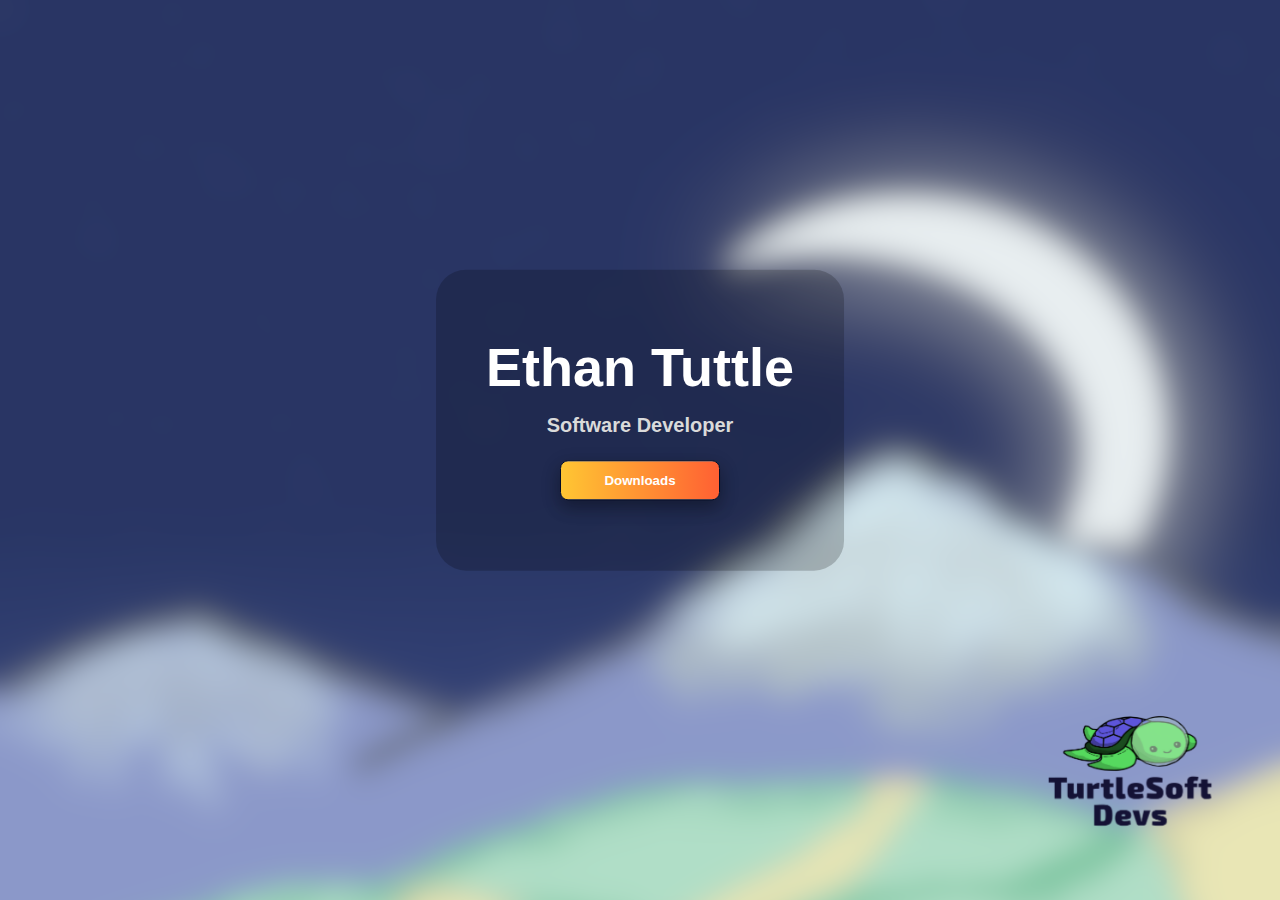
<file: index.html>
<!DOCTYPE html>
<html>
    <head>
        <link rel="icon" href="TurtleSoftDevs Logo.ico">
        <link rel="stylesheet" href="index_style.css">
        <meta charset="UTF-8">
        <meta name="description" content="Ethan Tuttle's Portfolio home page">
        <meta name="keywords" content="Ethan, Tuttle, Portfolio">
        <meta name="author" content="Ethan Tuttle">
        <meta name="viewport" content="width=device-width, initial-scale=1.0">
    </head>
    <body>
        <div class="content-box">
            <h1>Ethan Tuttle</h1>
            <h2>Software Developer</h2>
            <!--<a target="_blank" href="/html/projects.html">
                <button class="home-page-button">
                    <span class="button-text"><b>Projects</b></span>
                </button>
            </a>-->
            <a class="btn-link" target="_self" href="downloads.html">
                <button class="home-page-button">
                    <span class="button-text"><b>Downloads</b></span>
                </button>
            </a>
            <div class="backdrop"></div>
        </div>
        <div class="logo-placement"><img class="my-logo" src="TurtleSoftDevs Logo.png"></div>
    </body>
</html>
</file>
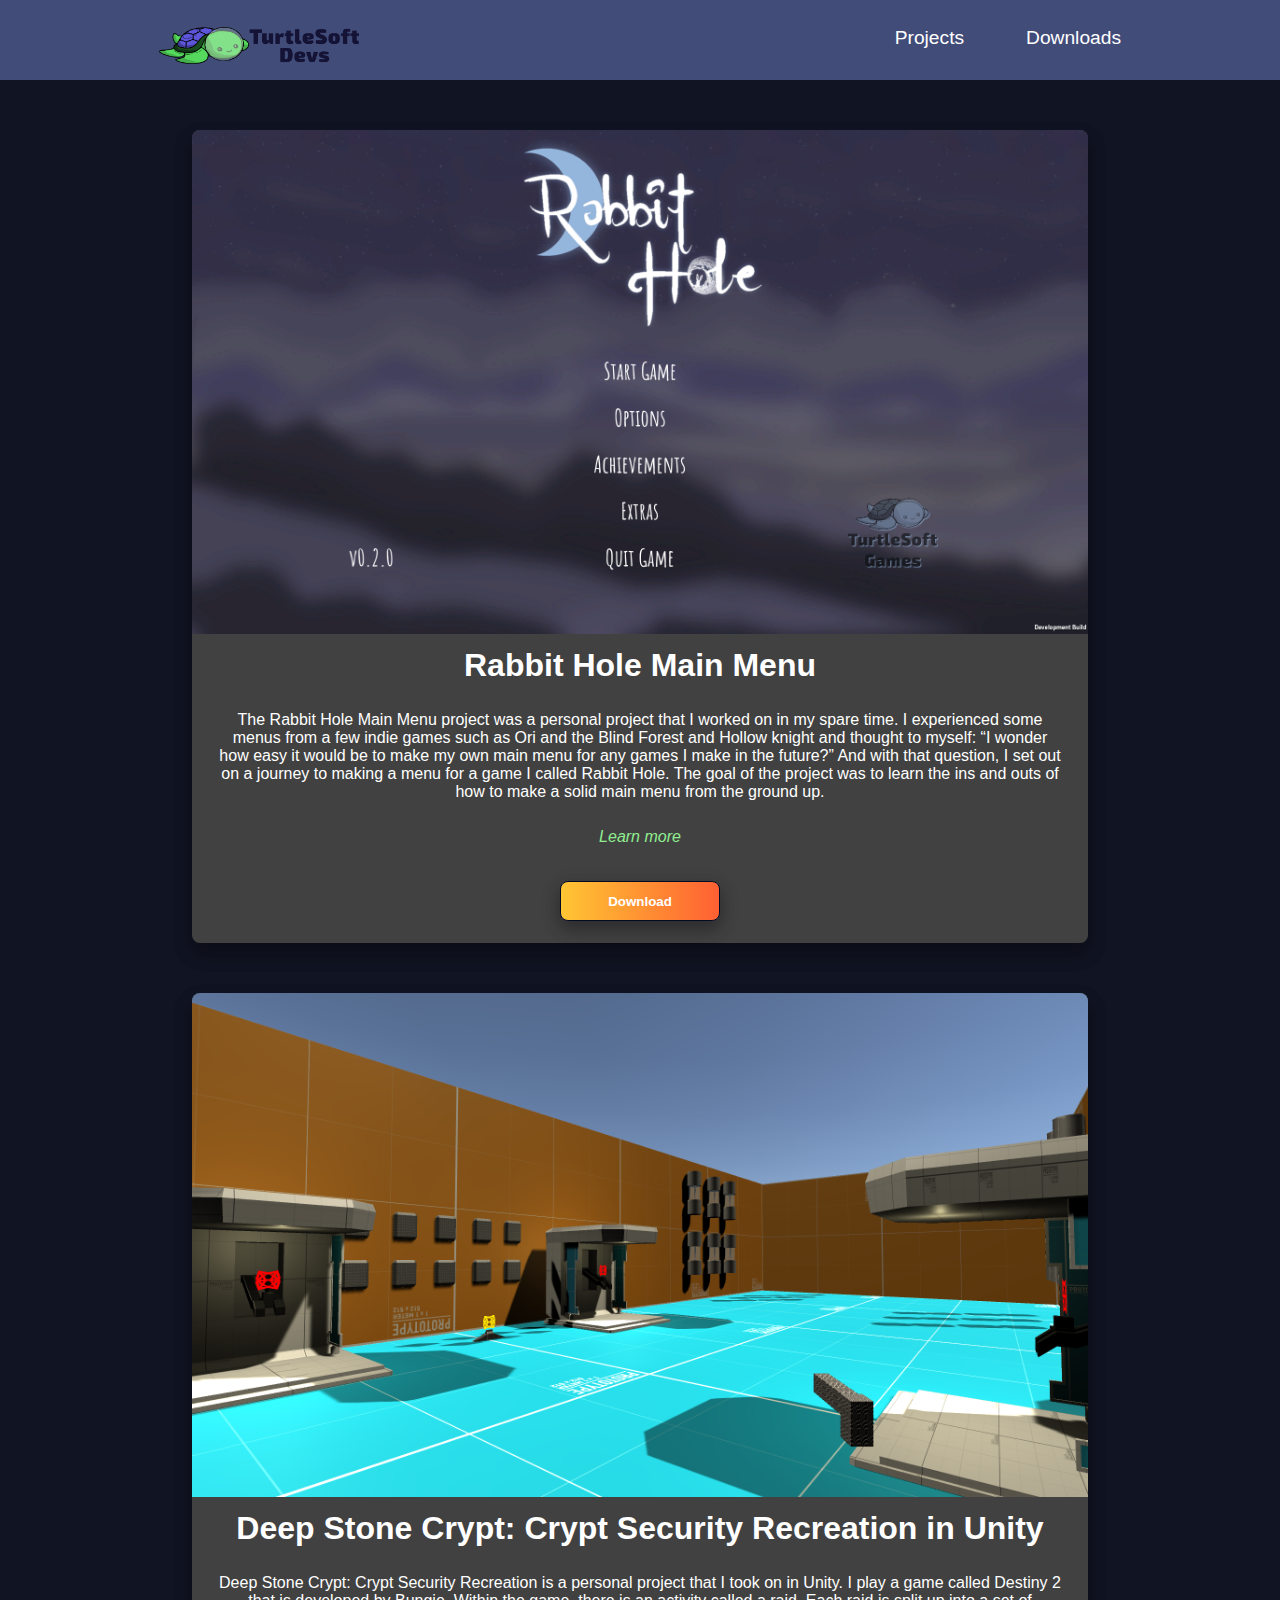
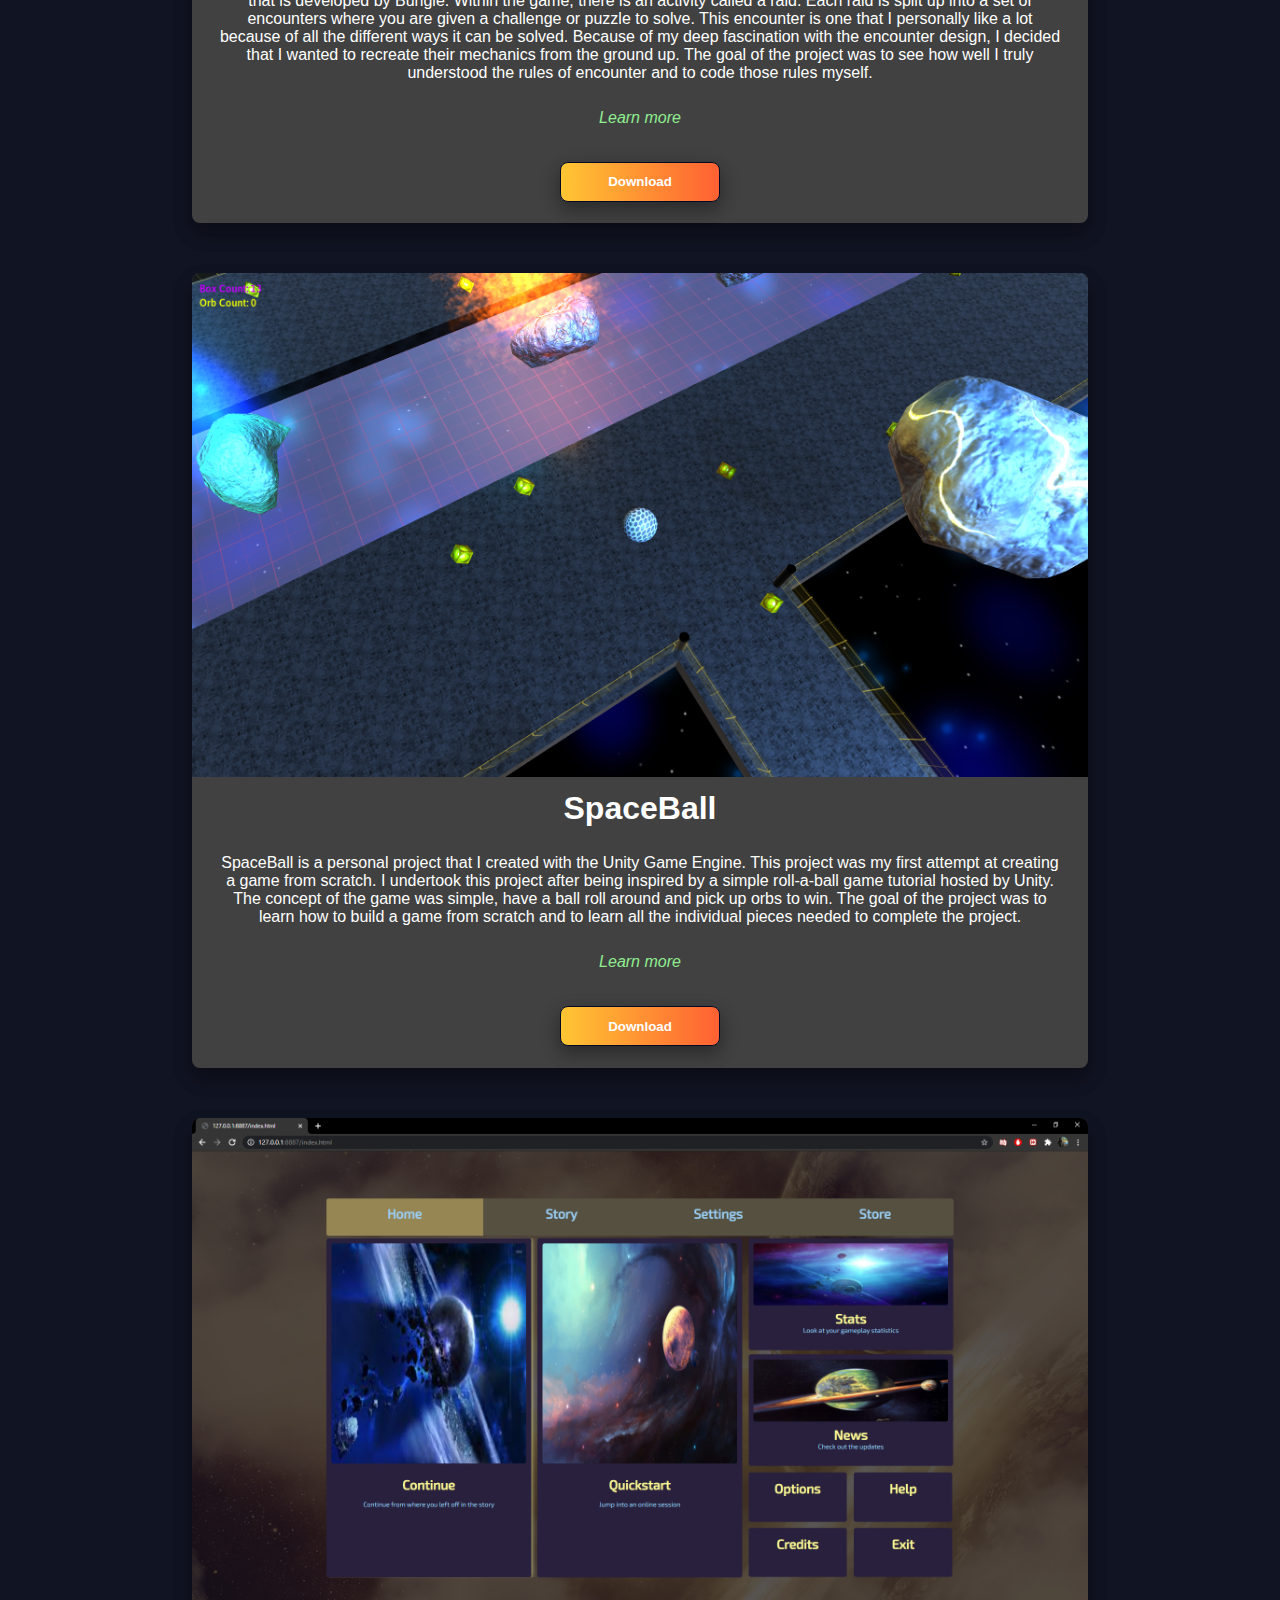
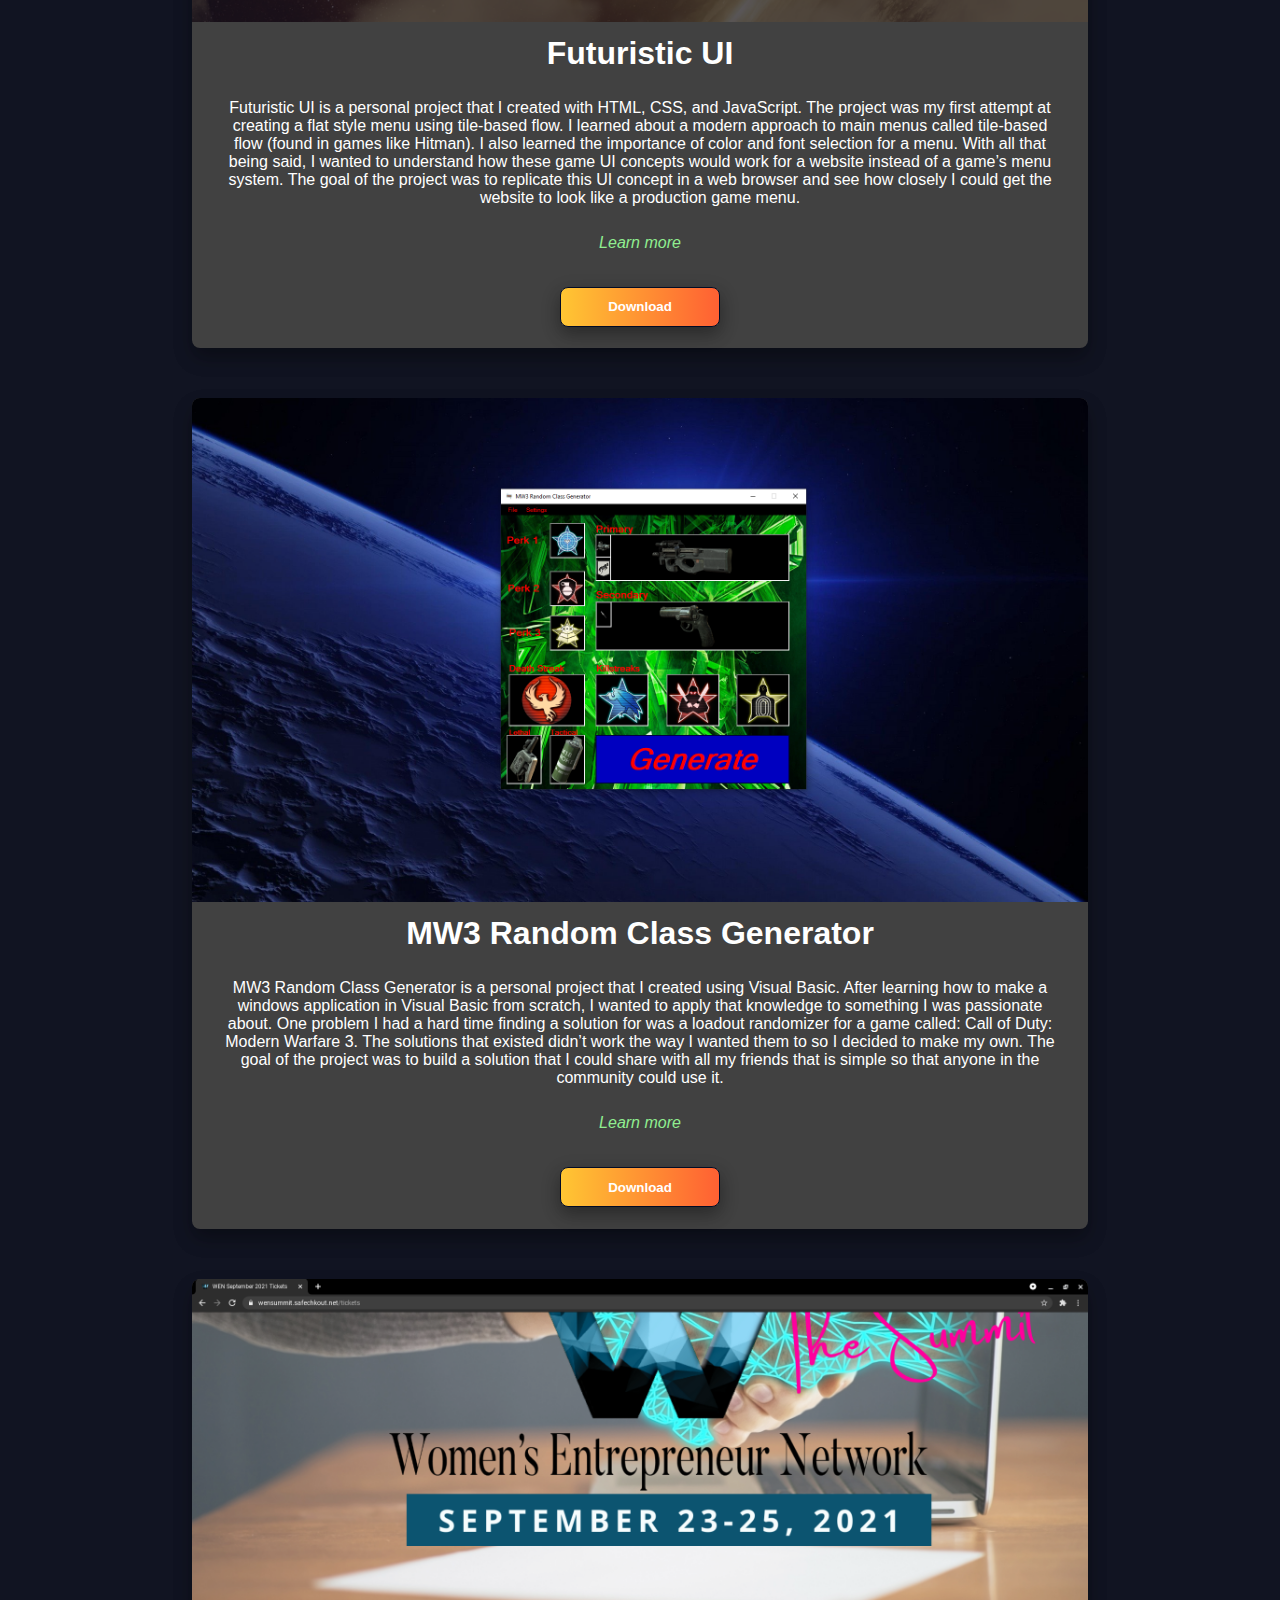
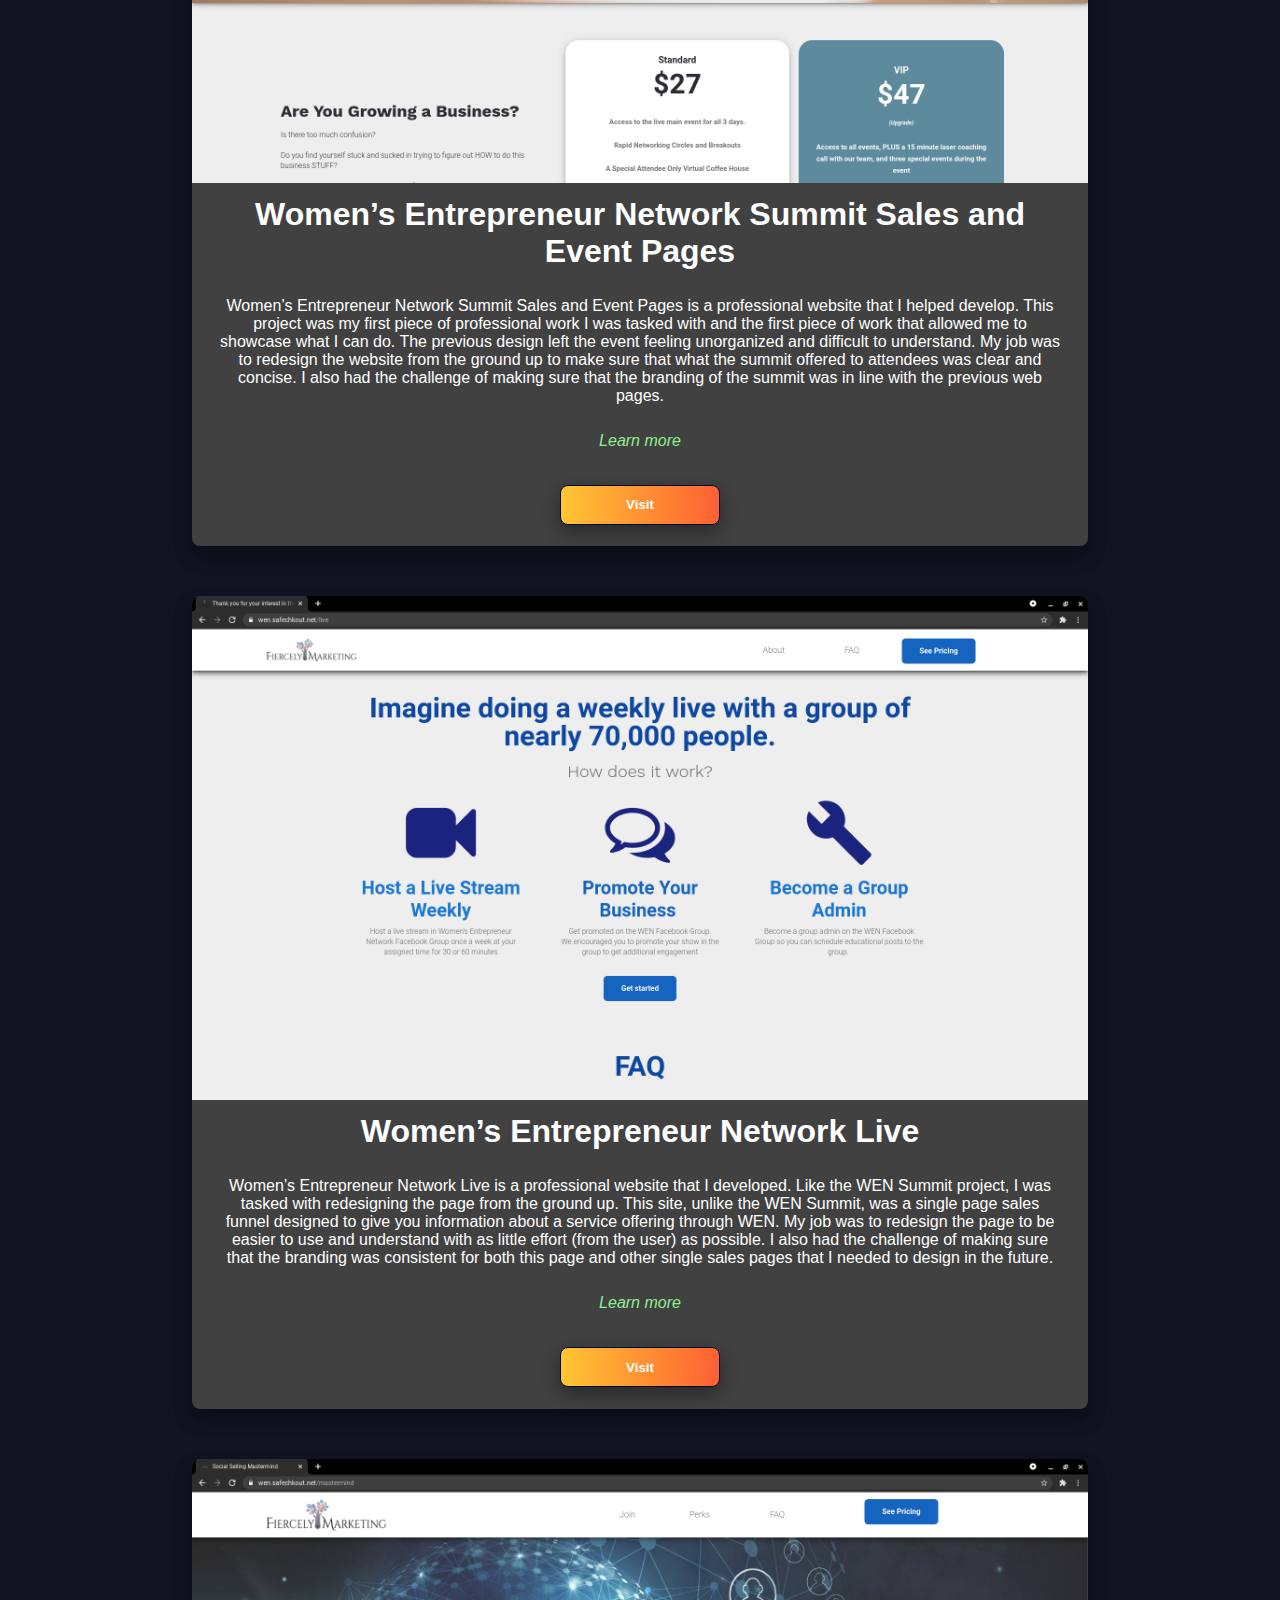
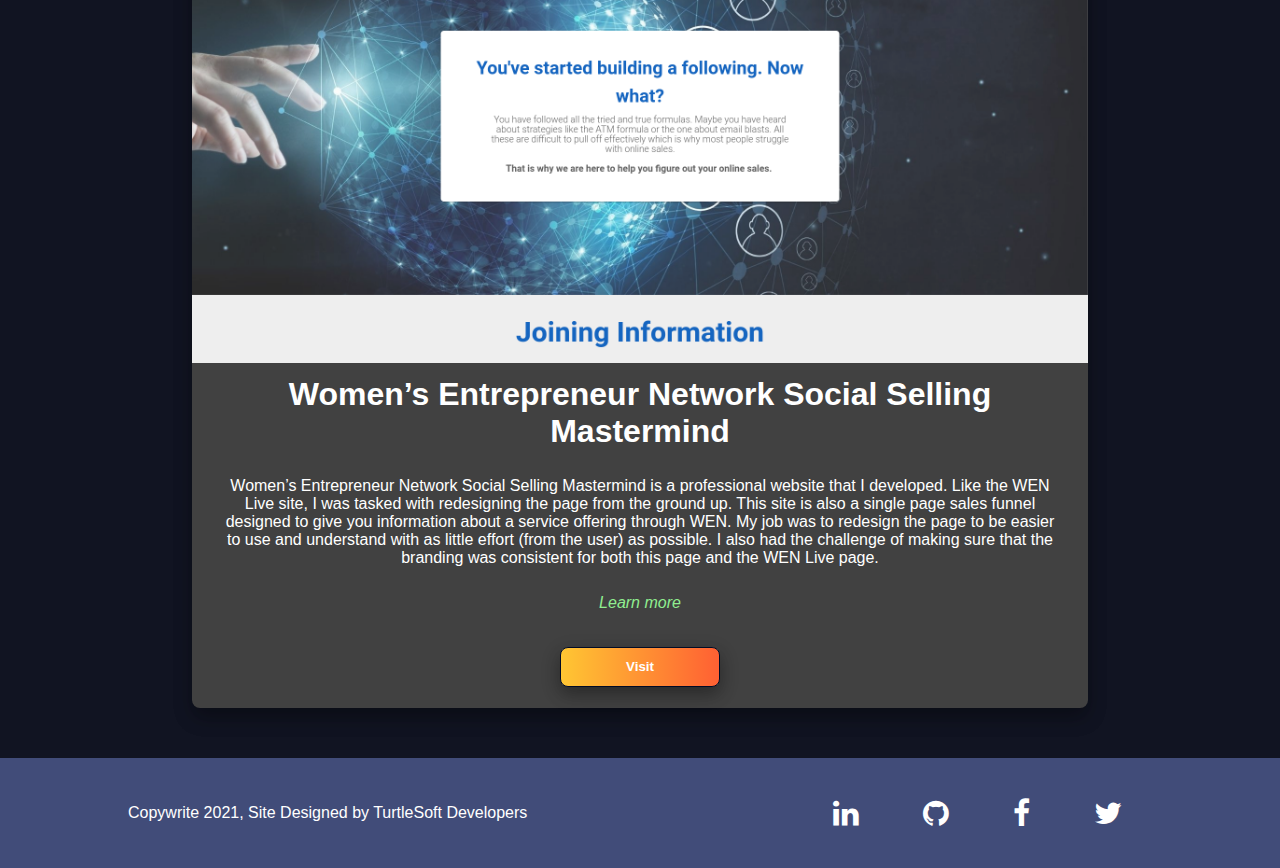
<file: downloads.html>
<!DOCTYPE html>
<html>
    <head>
        <link rel="icon" href="TurtleSoftDevs Logo.ico">
        <link rel="stylesheet" href="downloads_style.css">
        <link rel="stylesheet" href="https://cdnjs.cloudflare.com/ajax/libs/font-awesome/4.7.0/css/font-awesome.min.css">
        <meta charset="UTF-8">
        <meta name="description" content="Ethan Tuttle's Portfolio downloads page">
        <meta name="keywords" content="Ethan, Tuttle, Portfolio">
        <meta name="author" content="Ethan Tuttle">
        <meta name="viewport" content="width=device-width, initial-scale=1.0">
    </head>
    <body>
        <!--Back to Top Button-->
        <button onclick="topFunction()" id="myBtn" title="Go to top"><i class="fa fa-arrow-up"></i></button>

        <!--Navigation Section-->
        <ul class="topnav">
            <li class="li-content-left">
                <a href="index.html">
                    <img class="nav-logo" src="TurtleSoftDevs Logo Wide.png">
                </a>
            </li>
            <li class="li-content-right">
                <a href="downloads.html">Downloads</a>
            </li>
            <li class=" li-content-right dropdown">
                <a href="#" class="dropbtn">Projects</a>
                <div class="dropdown-content">
                  <a href="project_rabbit_hole.html">Rabbit Hole Main Menu</a>
                  <a href="project_DSC_First_Encounter.html">Crypt Security Recreation in Unity</a>
                  <a href="#">SpaceBall</a>
                  <a href="#">Futuristic UI</a>
                  <a href="#">MW3 Random Class Generator</a>
                  <a href="#">WEN Summit Sales and Event Pages</a>
                  <a href="#">WEN Live</a>
                  <a href="#">WEN Social Selling Mastermind</a>
                </div>
              </li>
        </ul>

        <!--Body Section-->
        <div class="row">
            <div class="column left">
                <img src="Rabbit-Hole-Menu-Downloads-Page.PNG">
            </div>
            <div class="column middle">
                <h1>Rabbit Hole Main Menu</h1>
                <p>
                    The Rabbit Hole Main Menu project was a personal project that I worked on in my spare time. I experienced some menus from a few indie games such as Ori and the Blind Forest and Hollow knight and thought to myself: “I wonder how easy it would be to make my own main menu for any games I make in the future?” And with that question, I set out on a journey to making a menu for a game I called Rabbit Hole. The goal of the project was to learn the ins and outs of how to make a solid main menu from the ground up.
                </p>
                <a href="project_rabbit_hole.html">Learn more  </a>
            </div>
            <div class="column right">
                <a href="https://drive.google.com/drive/folders/1j3NBAObxzjFjk8AGQyZs1ikWZMu1AIP3?usp=sharing">
                    <button class="home-page-button">
                        <span class="button-text"><b>Download</b></span>
                    </button>
                </a>
            </div>
        </div>

        <div class="row">
            <div class="column left">
                <img src="DSC-CS-Download-Page.PNG">
            </div>
            <div class="column middle">
                <h1>Deep Stone Crypt: Crypt Security Recreation in Unity</h1>
                <p>
                    Deep Stone Crypt: Crypt Security Recreation is a personal project that I took on in Unity. I play a game called Destiny 2 that is developed by Bungie. Within the game, there is an activity called a raid. Each raid is split up into a set of encounters where you are given a challenge or puzzle to solve. This encounter is one that I personally like a lot because of all the different ways it can be solved. Because of my deep fascination with the encounter design, I decided that I wanted to recreate their mechanics from the ground up. The goal of the project was to see how well I truly understood the rules of encounter and to code those rules myself.
                </p>
                <a href="project_DSC_First_Encounter.html">Learn more </a>
            </div>
            <div class="column right">
                <a href="https://drive.google.com/drive/folders/1q5Wop7_fM_mMLekFIeJ3G2SL7Wz54U6h?usp=sharing">
                    <button class="home-page-button">
                        <span class="button-text"><b>Download</b></span>
                    </button>
                </a>
            </div>
        </div>

        <div class="row">
            <div class="column left">
                <img src="SpaceBall-Downloads-Page.PNG">
            </div>
            <div class="column middle">
                <h1>SpaceBall</h1>
                <p>
                    SpaceBall is a personal project that I created with the Unity Game Engine. This project was my first attempt at creating a game from scratch. I undertook this project after being inspired by a simple roll-a-ball game tutorial hosted by Unity. The concept of the game was simple, have a ball roll around and pick up orbs to win. The goal of the project was to learn how to build a game from scratch and to learn all the individual pieces needed to complete the project.
                </p>
                <a href="#">Learn more </a>
            </div>
            <div class="column right">
                <a href="https://drive.google.com/drive/folders/1RKsaVSmLfGc2-d0Qg6U0xSdQm0ChfG12?usp=sharing">
                    <button class="home-page-button">
                        <span class="button-text"><b>Download</b></span>
                    </button>
                </a>
            </div>
        </div>

        <div class="row">
            <div class="column left">
                <img src="Futuristic-UI-Downloads-Page.PNG">
            </div>
            <div class="column middle">
                <h1>Futuristic UI</h1>
                <p>
                    Futuristic UI is a personal project that I created with HTML, CSS, and JavaScript. The project was my first attempt at creating a flat style menu using tile-based flow. I learned about a modern approach to main menus called tile-based flow (found in games like Hitman). I also learned the importance of color and font selection for a menu. With all that being said, I wanted to understand how these game UI concepts would work for a website instead of a game’s menu system. The goal of the project was to replicate this UI concept in a web browser and see how closely I could get the website to look like a production game menu.
                </p>
                <a href="#">Learn more </a>
            </div>
            <div class="column right">
                <a href="https://drive.google.com/drive/folders/1kEFe0Q8yf49ZfMdW8RUPTg9N3zCUN6zh?usp=sharing">
                    <button class="home-page-button">
                        <span class="button-text"><b>Download</b></span>
                    </button>
                </a>
            </div>
        </div>

        <div class="row">
            <div class="column left">
                <img src="MW3-RNG-Downloads-Page.PNG">
            </div>
            <div class="column middle">
                <h1>MW3 Random Class Generator</h1>
                <p>
                    MW3 Random Class Generator is a personal project that I created using Visual Basic. After learning how to make a windows application in Visual Basic from scratch, I wanted to apply that knowledge to something I was passionate about. One problem I had a hard time finding a solution for was a loadout randomizer for a game called: Call of Duty: Modern Warfare 3. The solutions that existed didn’t work the way I wanted them to so I decided to make my own. The goal of the project was to build a solution that I could share with all my friends that is simple so that anyone in the community could use it.
                </p>
                <a href="#">Learn more </a>
            </div>
            <div class="column right">
                <a href="https://drive.google.com/drive/folders/1S_uUe4mjBerd5I3X5LlIT0EeNL6FjpDO?usp=sharing">
                    <button class="home-page-button">
                        <span class="button-text"><b>Download</b></span>
                    </button>
                </a>
            </div>
        </div>

        <div class="row">
            <div class="column left">
                <img src="summit-downloads-page.png">
            </div>
            <div class="column middle">
                <h1>Women’s Entrepreneur Network Summit Sales and Event Pages</h1>
                <p>
                    Women’s Entrepreneur Network Summit Sales and Event Pages is a professional website that I helped develop. This project was my first piece of professional work I was tasked with and the first piece of work that allowed me to showcase what I can do. The previous design left the event feeling unorganized and difficult to understand. My job was to redesign the website from the ground up to make sure that what the summit offered to attendees was clear and concise. I also had the challenge of making sure that the branding of the summit was in line with the previous web pages.
                </p>
                <a href="#">Learn more </a>
            </div>
            <div class="column right">
                <a href="https://wensummit.safechkout.net/tickets">
                    <button class="home-page-button">
                        <span class="button-text"><b>Visit</b></span>
                    </button>
                </a>
            </div>
        </div>

        <div class="row">
            <div class="column left">
                <img src="live-download-page.png">
            </div>
            <div class="column middle">
                <h1>Women’s Entrepreneur Network Live</h1>
                <p>
                    Women’s Entrepreneur Network Live is a professional website that I developed. Like the WEN Summit project, I was tasked with redesigning the page from the ground up. This site, unlike the WEN Summit, was a single page sales funnel designed to give you information about a service offering through WEN. My job was to redesign the page to be easier to use and understand with as little effort (from the user) as possible. I also had the challenge of making sure that the branding was consistent for both this page and other single sales pages that I needed to design in the future.
                </p>
                <a href="#">Learn more </a>
            </div>
            <div class="column right">
                <a href="https://wen.safechkout.net/live">
                    <button class="home-page-button">
                        <span class="button-text"><b>Visit</b></span>
                    </button>
                </a>
            </div>
        </div>

        <div class="row">
            <div class="column left">
                <img src="mastermind-download-page.png">
            </div>
            <div class="column middle">
                <h1>Women’s Entrepreneur Network Social Selling Mastermind</h1>
                <p>
                    Women’s Entrepreneur Network Social Selling Mastermind is a professional website that I developed. Like the WEN Live site, I was tasked with redesigning the page from the ground up. This site is also a single page sales funnel designed to give you information about a service offering through WEN. My job was to redesign the page to be easier to use and understand with as little effort (from the user) as possible. I also had the challenge of making sure that the branding was consistent for both this page and the WEN Live page.
                </p>
                <a href="#">Learn more </a>
            </div>
            <div class="column right">
                <a href="https://wen.safechkout.net/mastermind">
                    <button class="home-page-button">
                        <span class="button-text"><b>Visit</b></span>
                    </button>
                </a>
            </div>
        </div>

        <!--Footer Section-->
        <footer>
            <div class="content-copywrite">
                <p>Copywrite 2021, Site Designed by TurtleSoft Developers</p>
            </div>

            <div class="content-social-media">
                <a href="https://www.linkedin.com/in/ethan-tuttle-047/" class="fa fa-linkedin"></a>
                <a href="https://github.com/Ethan-Tuttle" class="fa fa-github"></a>
                <a href="https://www.facebook.com/profile.php?id=100006299596422" class="fa fa-facebook"></a>
                <a href="https://twitter.com/NeRdY47" class="fa fa-twitter"></a>
            </div>
        </footer>
        <script src="BackToTopButton.js"></script>
    </body>
</html>
</file>
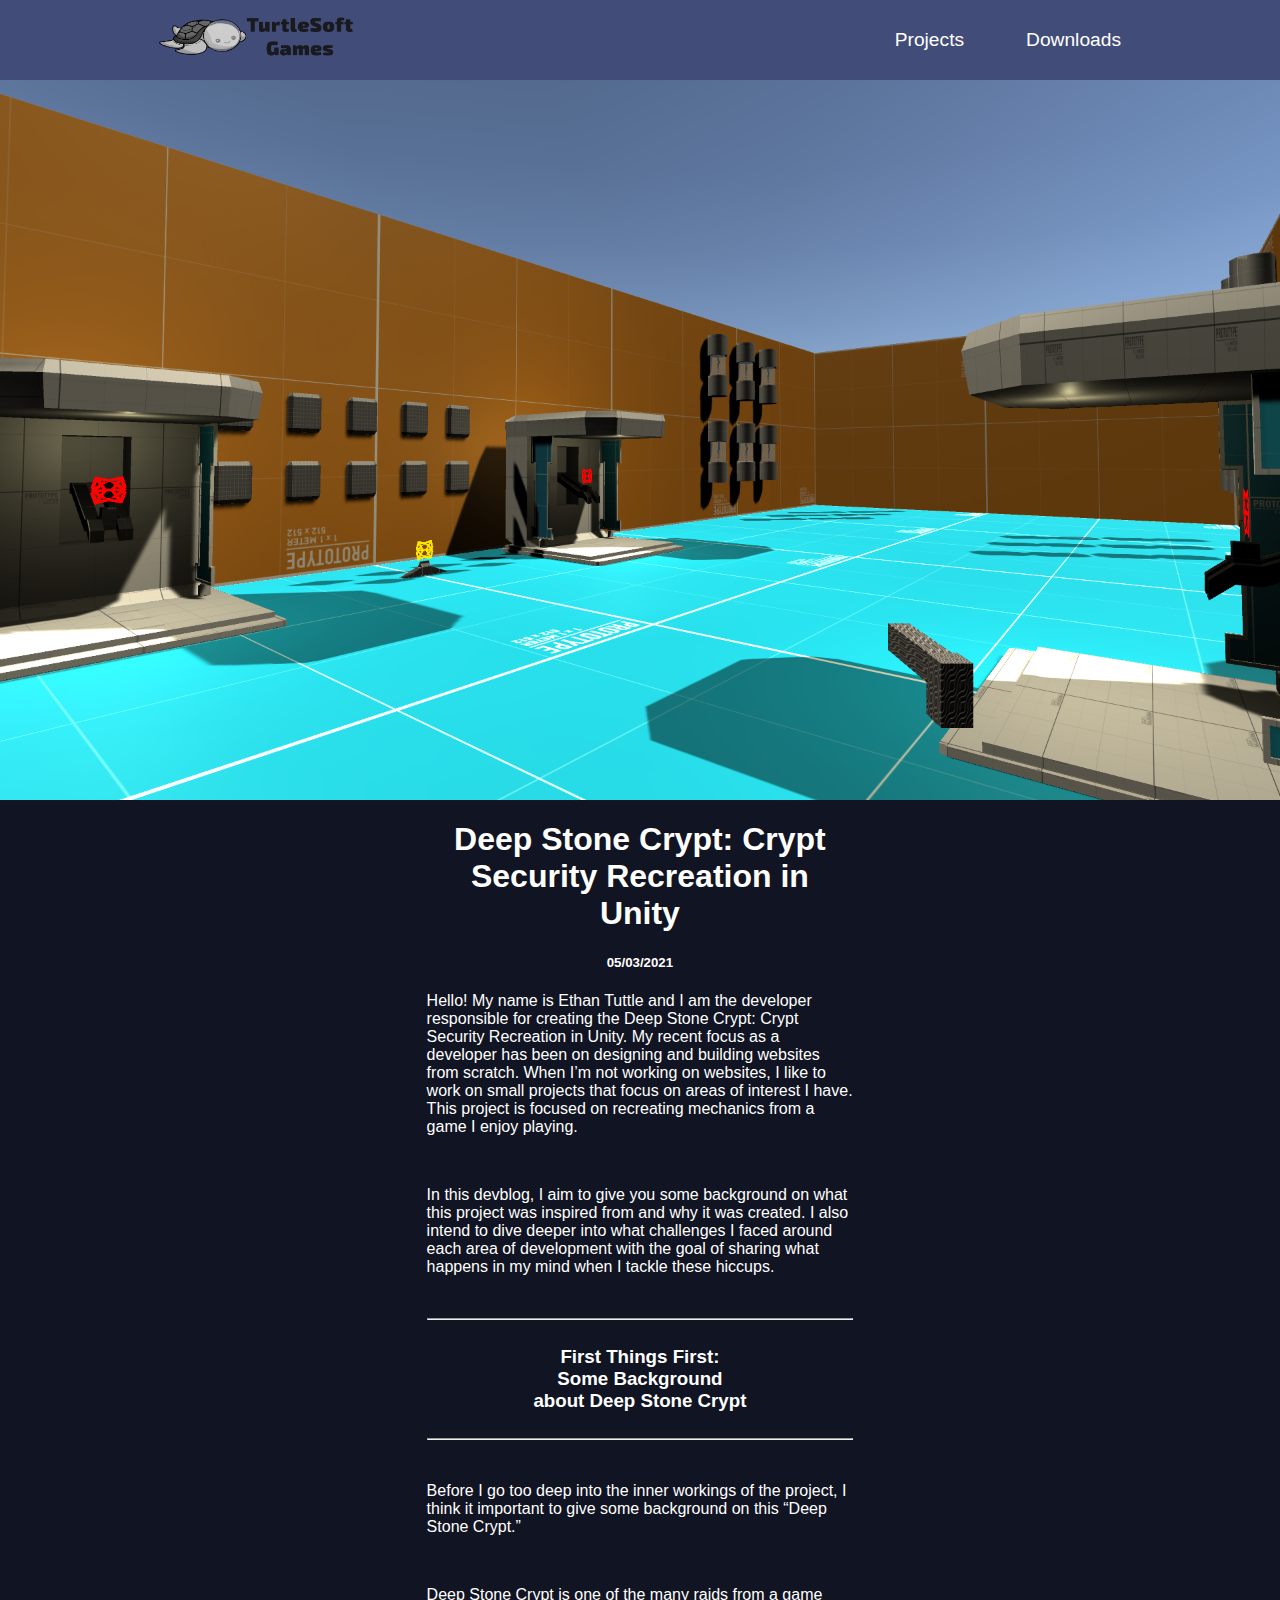
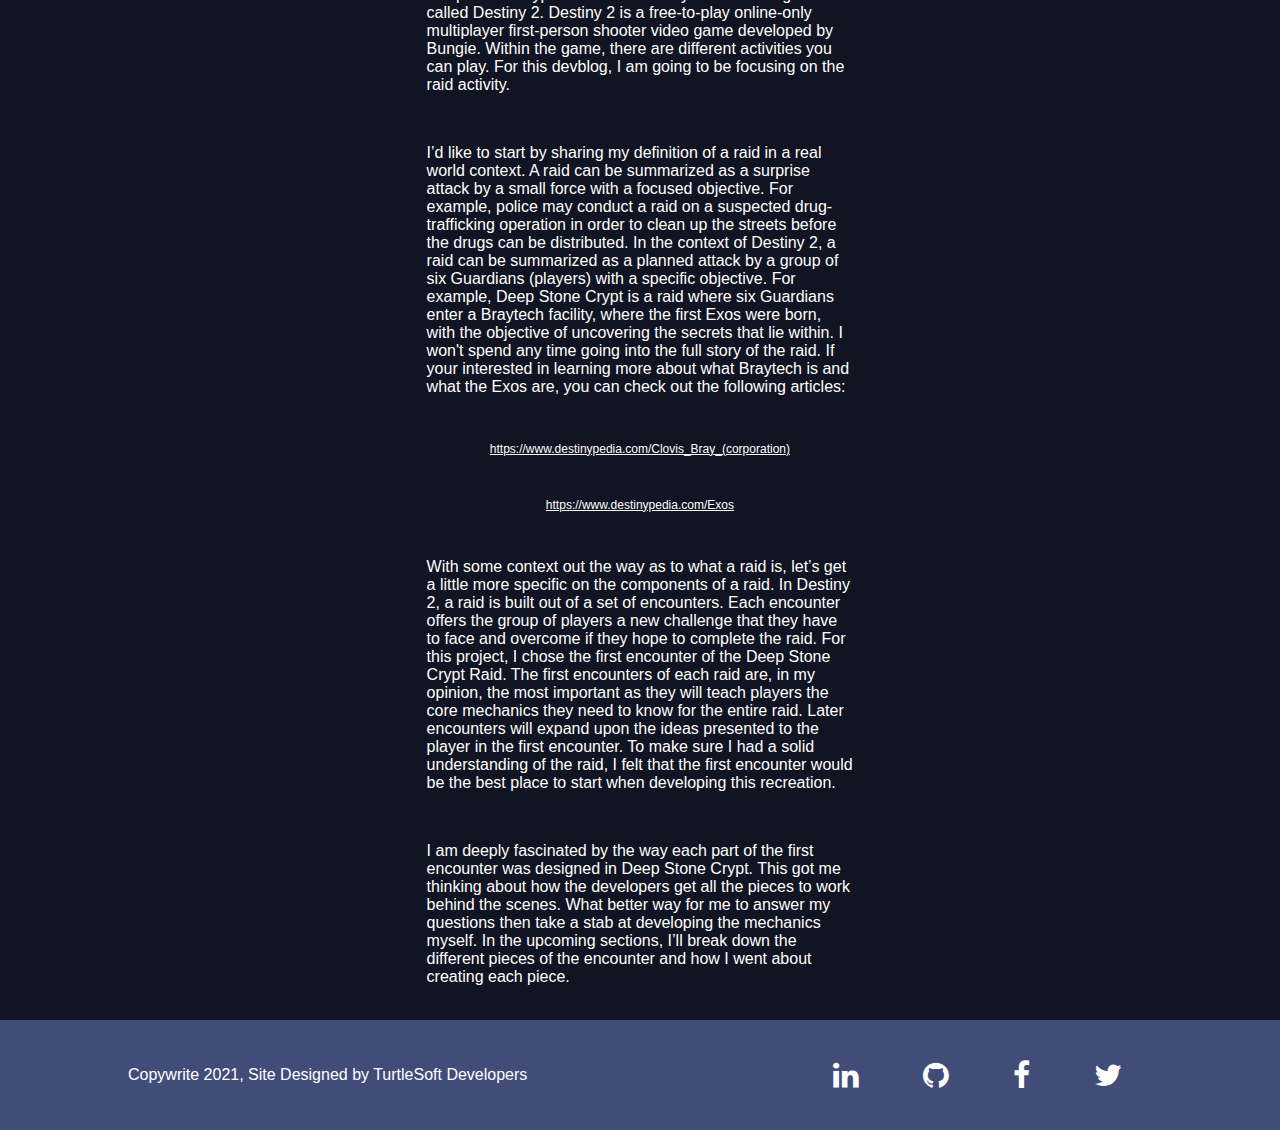
<file: project_DSC_First_Encounter.html>
<!DOCTYPE html>
<html>
    <head>
        <link rel="icon" href="TurtleSoft Games Logo2.ico">
        <link rel="stylesheet" href="projects_template_style.css">
        <link rel="stylesheet" href="https://cdnjs.cloudflare.com/ajax/libs/font-awesome/4.7.0/css/font-awesome.min.css">
        <meta charset="UTF-8">
        <meta name="description" content="Ethan Tuttle's Portfolio downloads page">
        <meta name="keywords" content="Ethan, Tuttle, Portfolio">
        <meta name="author" content="Ethan Tuttle">
        <meta name="viewport" content="width=device-width, initial-scale=1.0">
    </head>
    <body>
        <!--Back to Top Button-->
        <button onclick="topFunction()" id="myBtn" title="Go to top"><i class="fa fa-arrow-up"></i></button>

        <!--Navigation Section-->
        <ul class="topnav">
            <li class="li-content-left">
                <a href="index.html">
                    <img class="nav-logo" src="Wide_Logo.png">
                </a>
            </li>
            <li class="li-content-right">
                <a href="downloads.html">Downloads</a>
            </li>
            <li class=" li-content-right dropdown">
                <a href="#" class="dropbtn">Projects</a>
                <div class="dropdown-content">
                  <a href="project_rabbit_hole.html">Rabbit Hole Main Menu</a>
                  <a href="project_DSC_First_Encounter.html">Crypt Security Recreation in Unity</a>
                  <a href="#">SpaceBall</a>
                  <a href="#">Futuristic UI</a>
                  <a href="#">MW3 Random Class Generator</a>
                  <a href="#">WEN Summit Sales and Event Pages</a>
                  <a href="#">WEN Live</a>
                  <a href="#">WEN Social Selling Mastermind</a>
                </div>
              </li>
        </ul>

        <!--Body Section-->
        <!--Banner-->
        <img src="DSC-CS-Download-Page.PNG" class="banner">
        
        <div class="heading-content">
            <!--Title of Page-->
            <h1>Deep Stone Crypt: Crypt Security Recreation in Unity</h1>
            <!-- Date Created -->
            <h5>05/03/2021</h5>
            <!-- Opening statements-->
            <p>Hello! My name is Ethan Tuttle and I am the developer responsible for creating the Deep Stone Crypt: Crypt Security Recreation in Unity. My recent focus as a developer has been on designing and building websites from scratch. When I’m not working on websites, I like to work on small projects that focus on areas of interest I have. This project is focused on recreating mechanics from a game I enjoy playing.
            </p><br>
            <p>In this devblog, I aim to give you some background on what this project was inspired from and why it was created. I also intend to dive deeper into what challenges I faced around each area of development with the goal of sharing what happens in my mind when I tackle these hiccups.
            </p><br>
        </div>
        
        <!-- Section Heading -->
        <div class="section-heading">
            <hr>
            <br>
            <h3>First Things First: Some Background about Deep Stone Crypt</h3>
            <br>
            <hr>
            <br>
        </div>

        <div class="section-content">
            <!-- Section Text -->
            <p>Before I go too deep into the inner workings of the project, I think it important to give some background on this “Deep Stone Crypt.”  
            </p><br>
            <p>Deep Stone Crypt is one of the many raids from a game called Destiny 2. Destiny 2 is a free-to-play online-only multiplayer first-person shooter video game developed by Bungie. Within the game, there are different activities you can play. For this devblog, I am going to be focusing on the raid activity.
            </p><br>
            <p>I’d like to start by sharing my definition of a raid in a real world context. A raid can be summarized as a surprise attack by a small force with a focused objective. For example, police may conduct a raid on a suspected drug-trafficking operation in order to clean up the streets before the drugs can be distributed. In the context of Destiny 2, a raid can be summarized as a planned attack by a group of six Guardians (players) with a specific objective. For example, Deep Stone Crypt is a raid where six Guardians enter a Braytech facility, where the first Exos were born, with the objective of uncovering the secrets that lie within. I won't spend any time going into the full story of the raid. If your interested in learning more about what Braytech is and what the Exos are, you can check out the following articles:</p><br>

            <p class="description-of-media"><a style="color:white;" href="https://www.destinypedia.com/Clovis_Bray_(corporation)">https://www.destinypedia.com/Clovis_Bray_(corporation)</a></p><br>

            <p class="description-of-media"><a style="color:white;" href="https://www.destinypedia.com/Exos">https://www.destinypedia.com/Exos</a></p><br>

            <p>With some context out the way as to what a raid is, let’s get a little more specific on the components of a raid. In Destiny 2, a raid is built out of a set of encounters. Each encounter offers the group of players a new challenge that they have to face and overcome if they hope to complete the raid. For this project, I chose the first encounter of the Deep Stone Crypt Raid. The first encounters of each raid are, in my opinion, the most important as they will teach players the core mechanics they need to know for the entire raid. Later encounters will expand upon the ideas presented to the player in the first encounter. To make sure I had a solid understanding of the raid, I felt that the first encounter would be the best place to start when developing this recreation.    
            </p><br>

            <p>I am deeply fascinated by the way each part of the first encounter was designed in Deep Stone Crypt. This got me thinking about how the developers get all the pieces to work behind the scenes. What better way for me to answer my questions then take a stab at developing the mechanics myself. In the upcoming sections, I’ll break down the different pieces of the encounter and how I went about creating each piece.   
            </p><br>
        </div>

        <!--Footer Section-->
        <footer>
            <div class="content-copywrite">
                <p>Copywrite 2021, Site Designed by TurtleSoft Developers</p>
            </div>

            <div class="content-social-media">
                <a href="https://www.linkedin.com/in/ethan-tuttle-047/" class="fa fa-linkedin"></a>
                <a href="https://github.com/Ethan-Tuttle" class="fa fa-github"></a>
                <a href="https://www.facebook.com/profile.php?id=100006299596422" class="fa fa-facebook"></a>
                <a href="https://twitter.com/NeRdY47" class="fa fa-twitter"></a>
            </div>
        </footer>
        <script src="BackToTopButton.js"></script>
    </body>
</html>
</file>
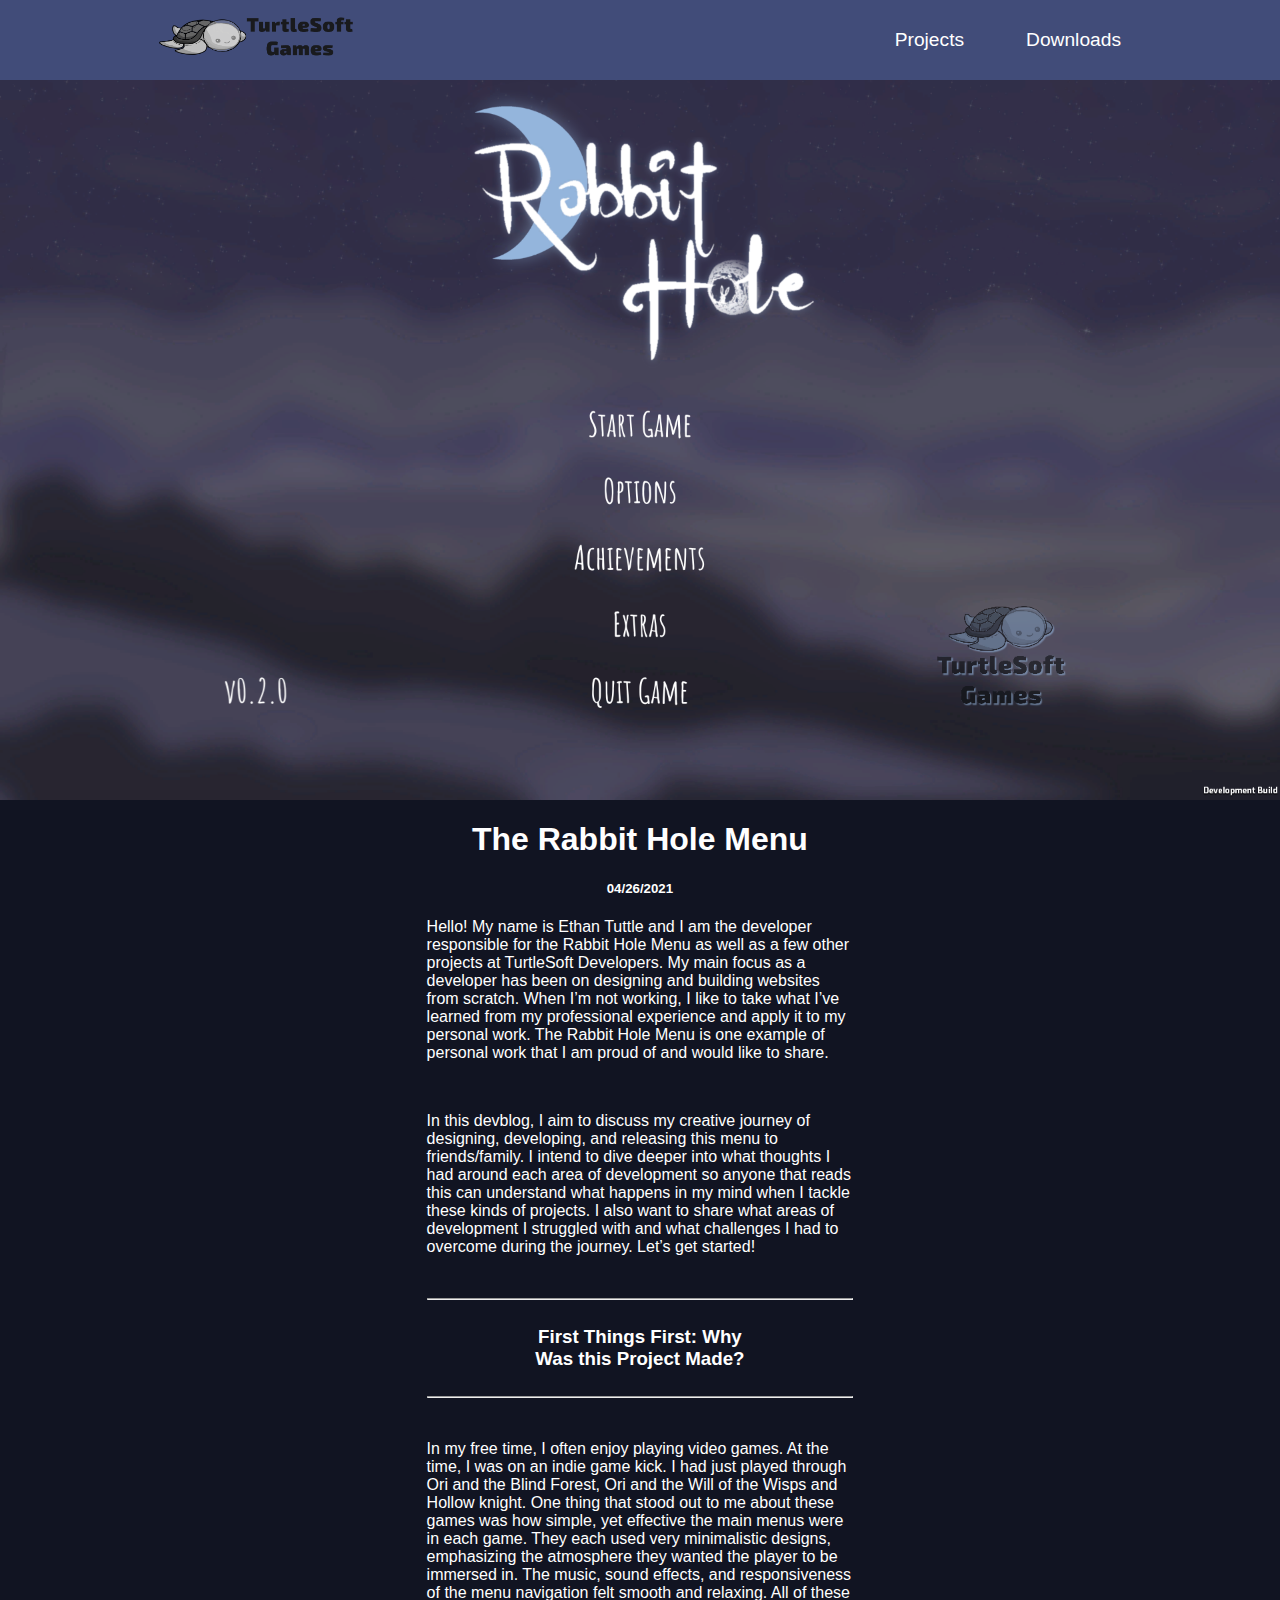
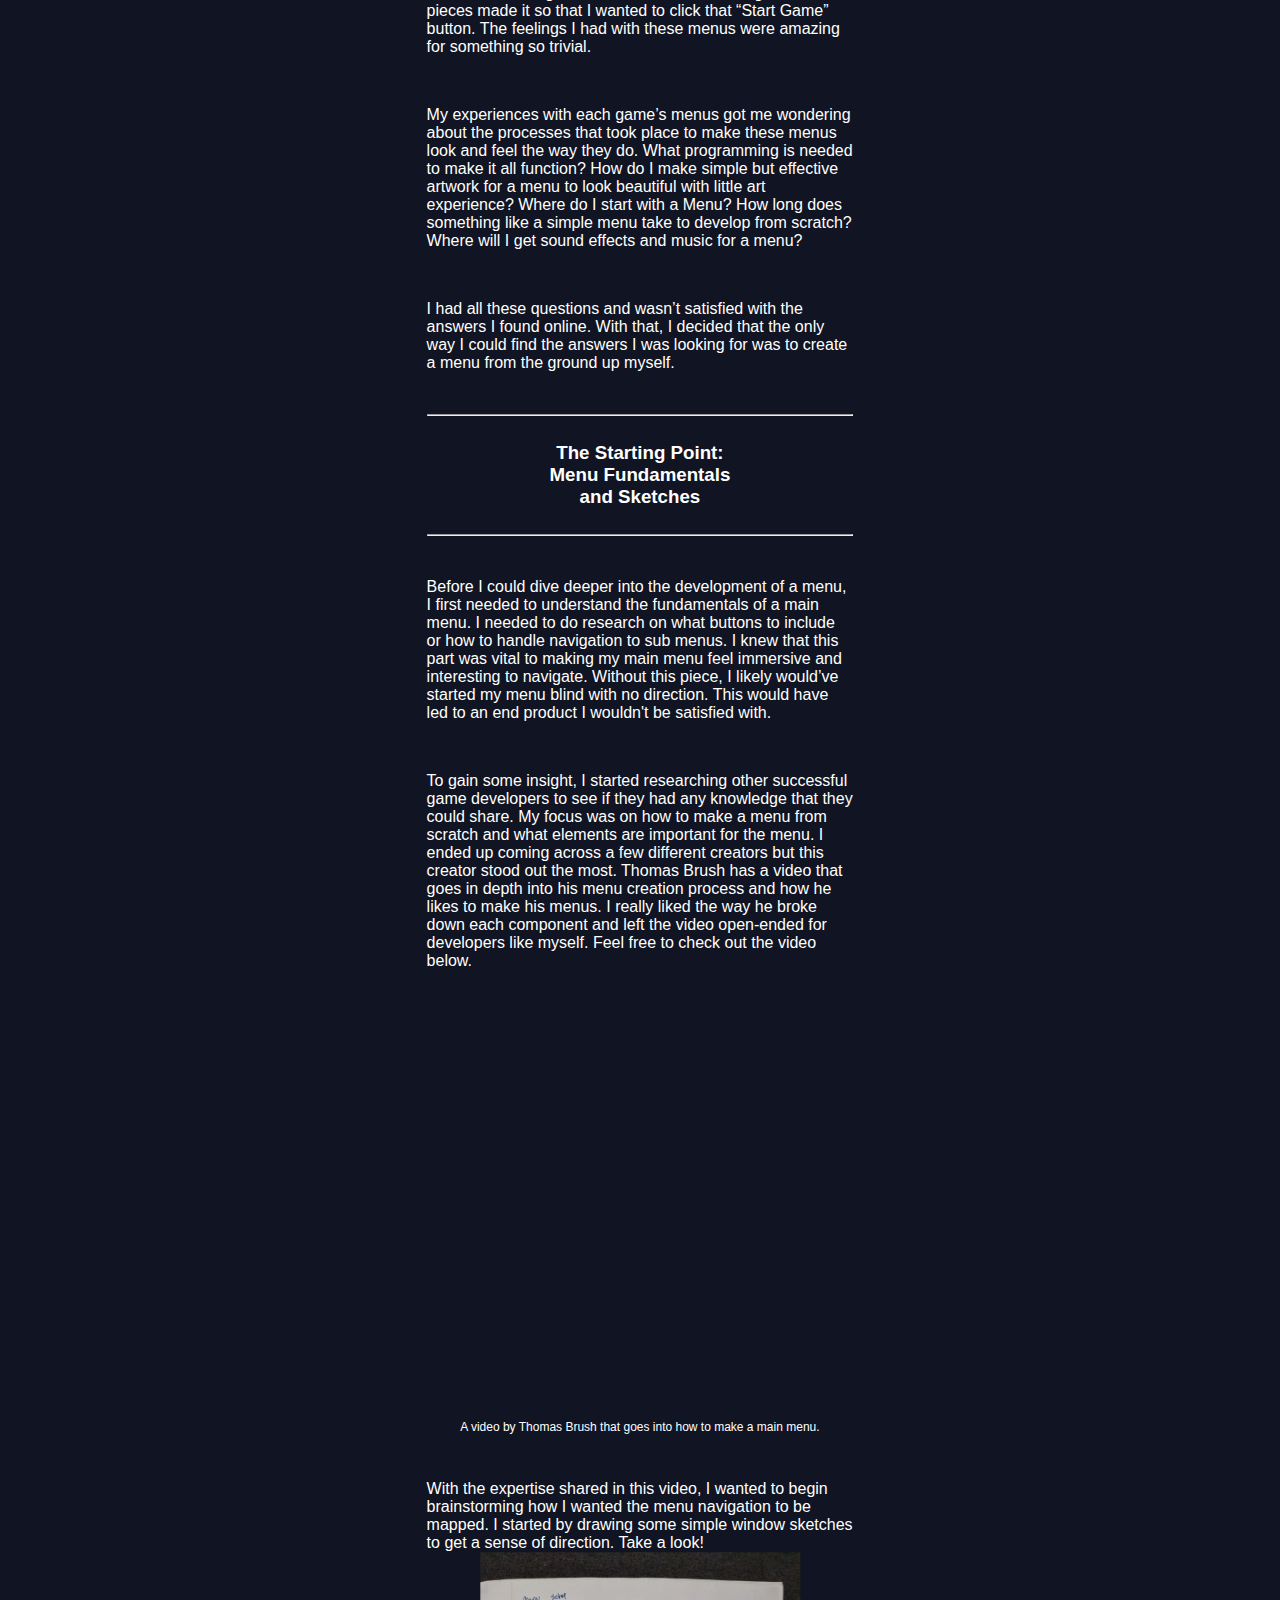
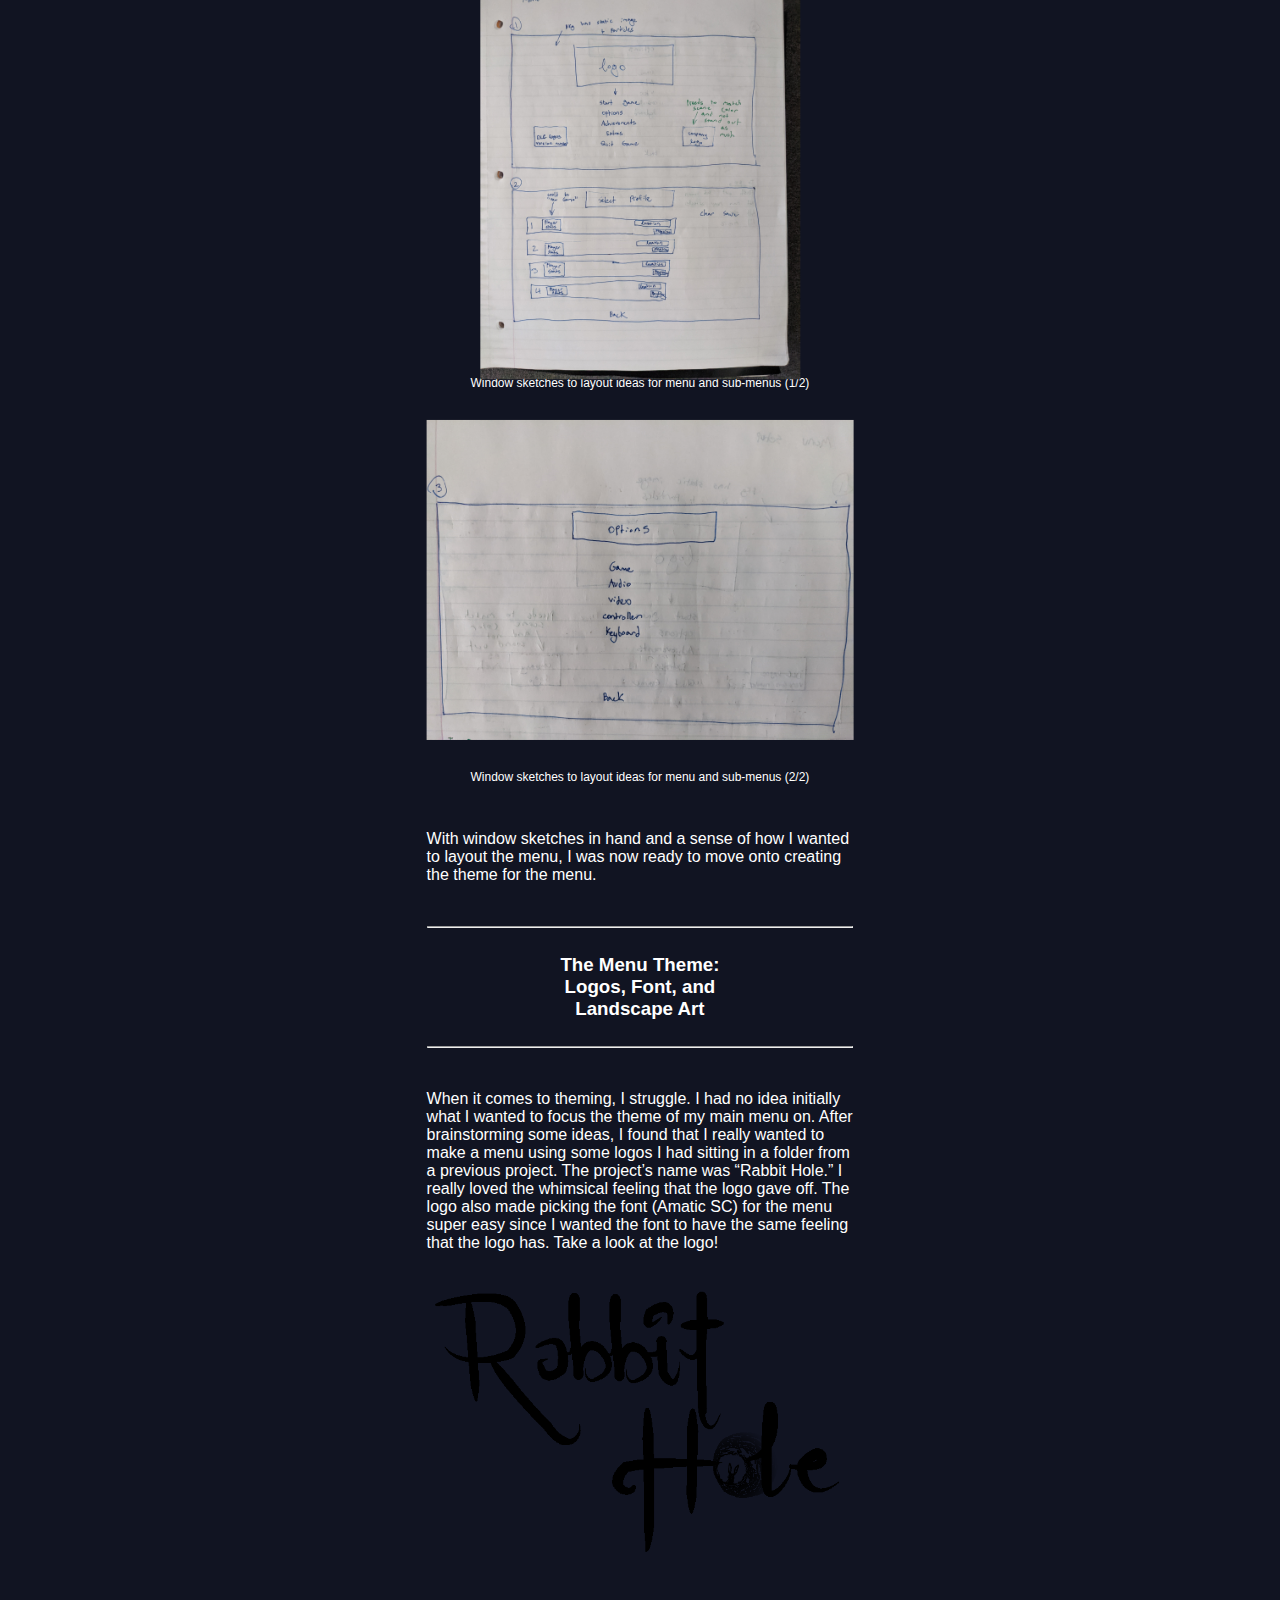
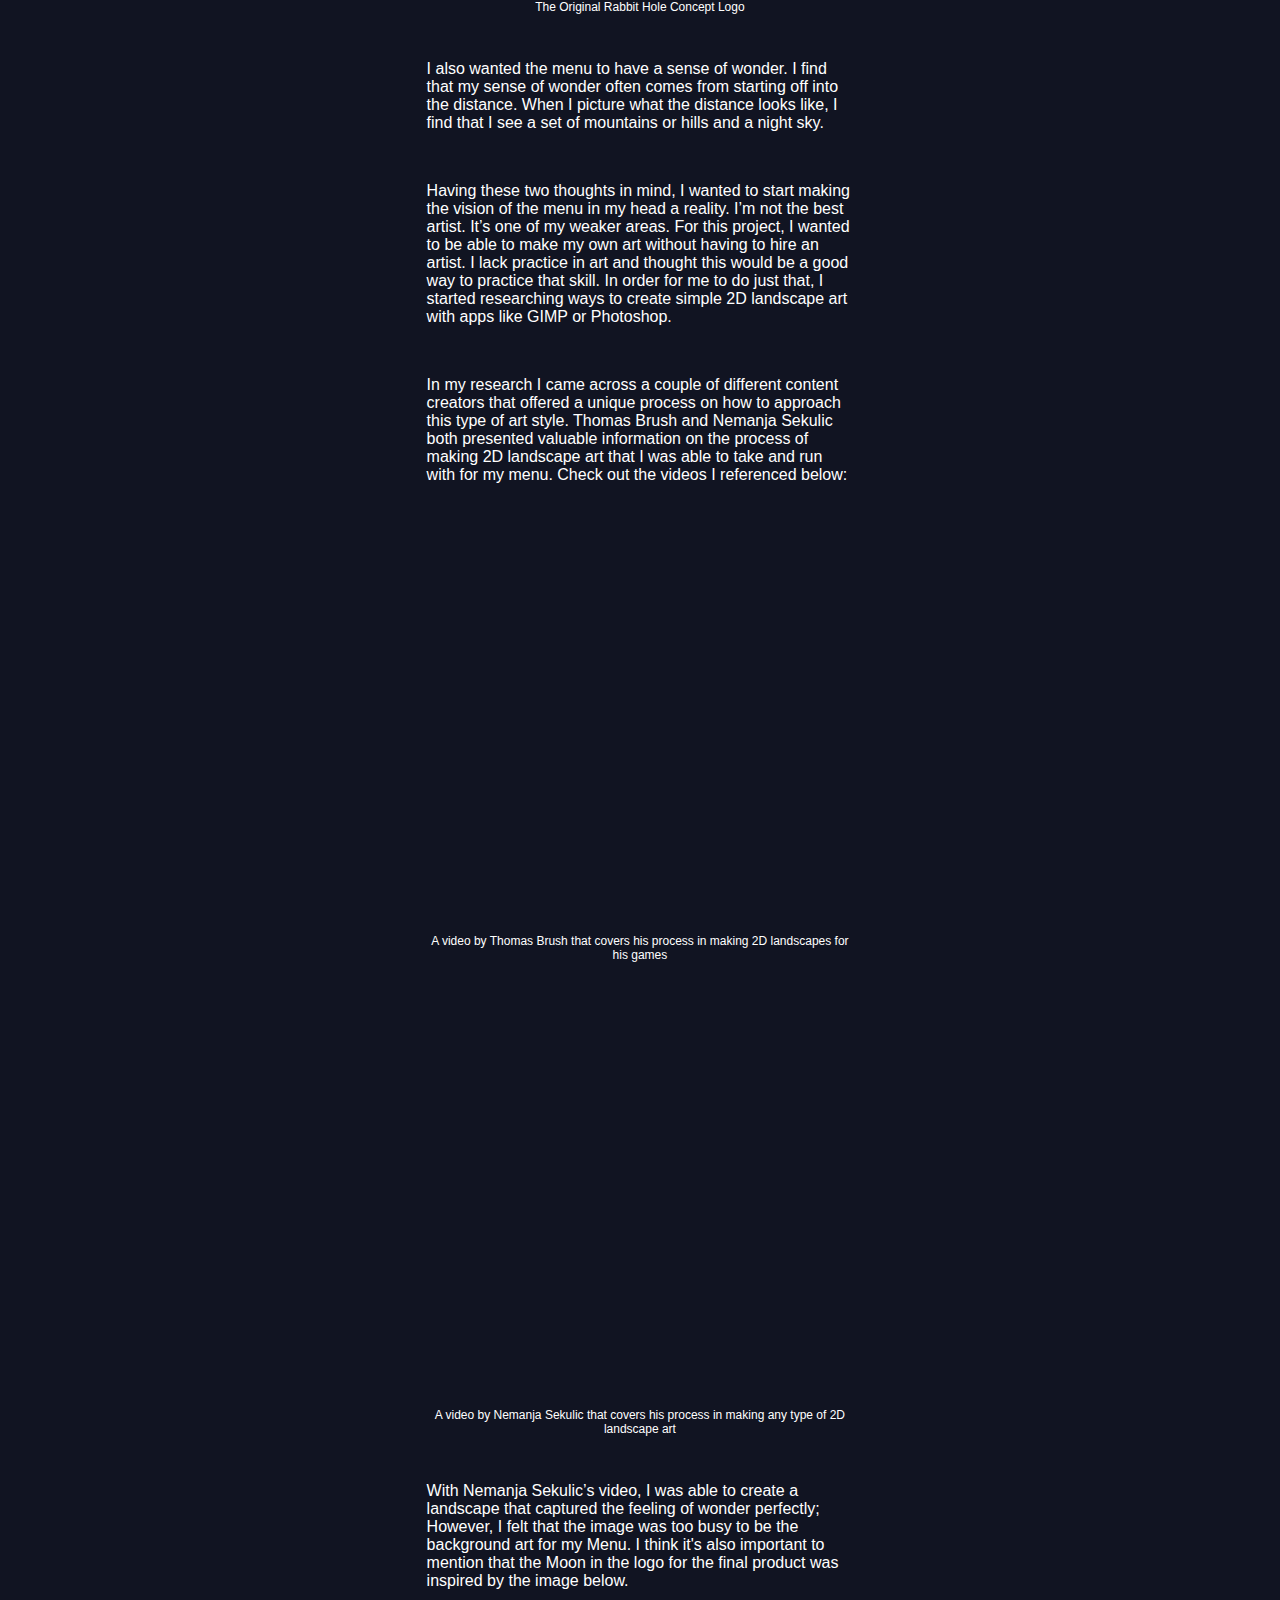
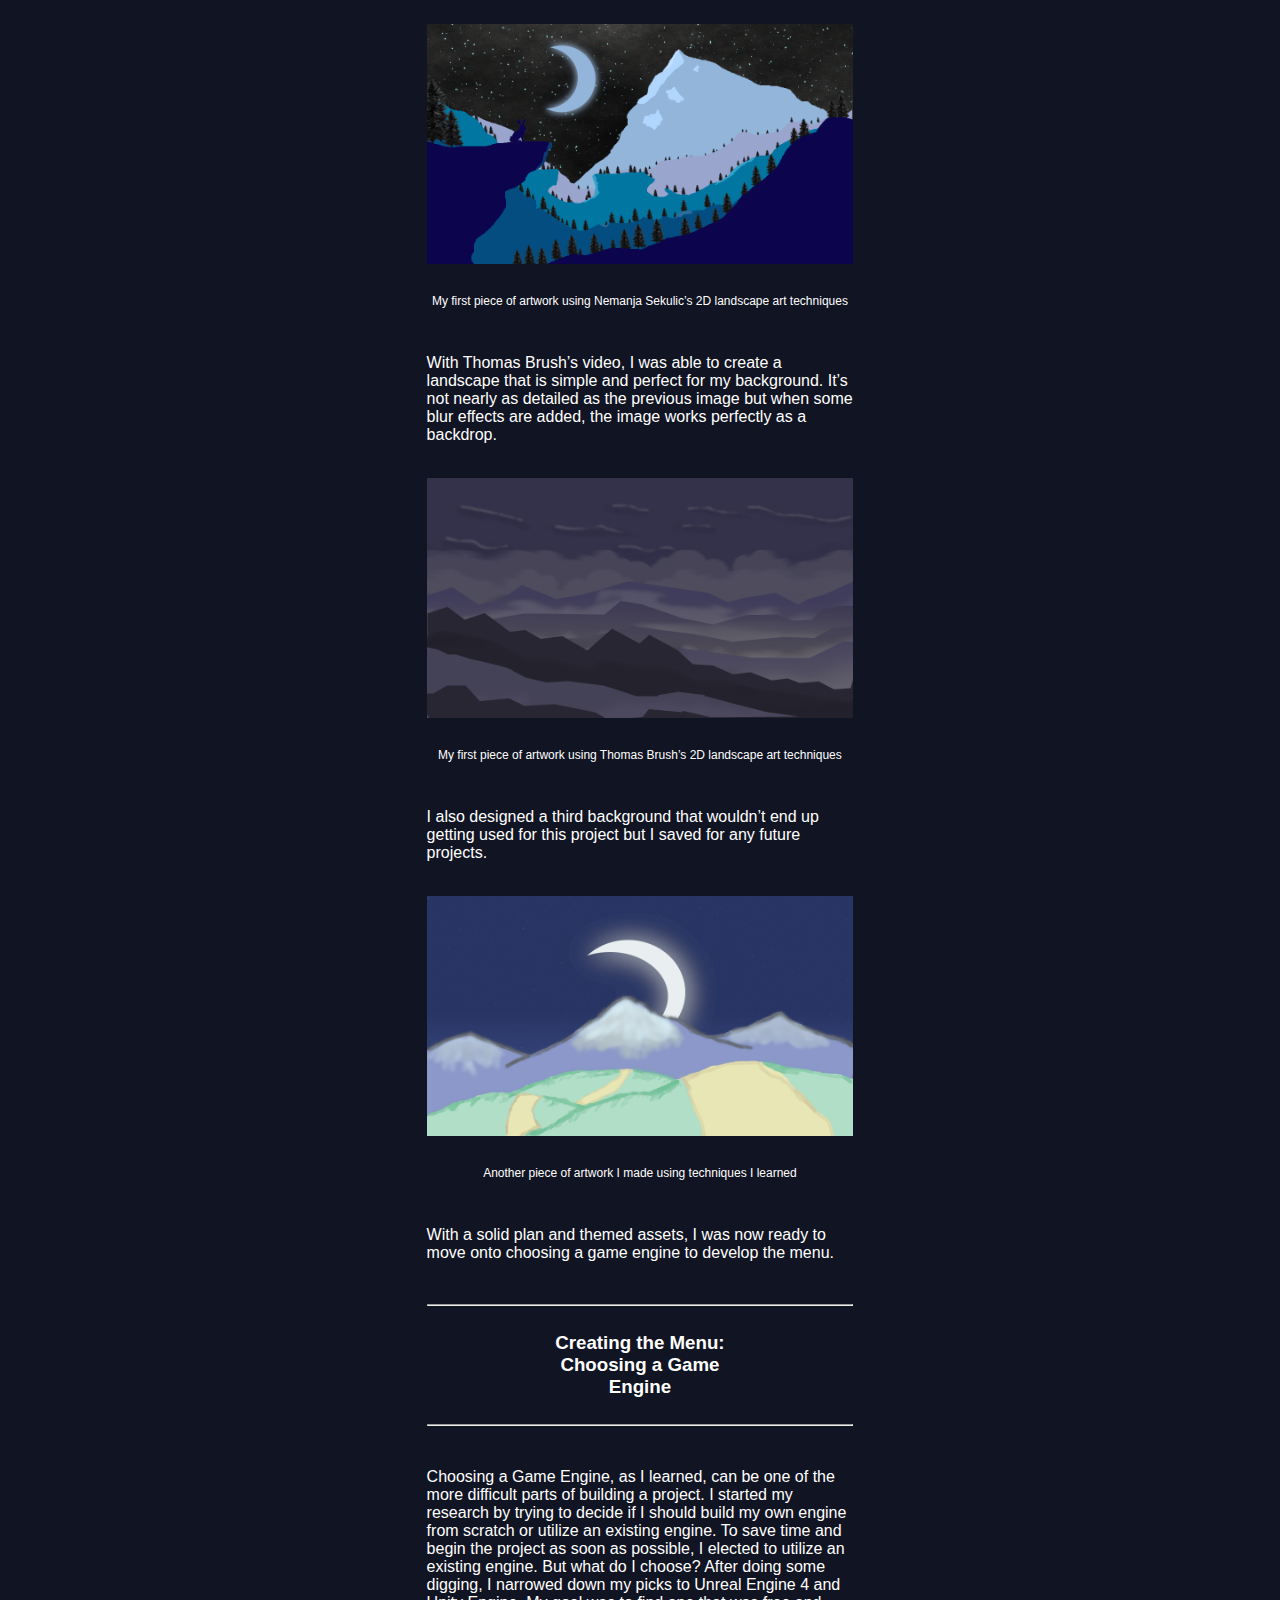
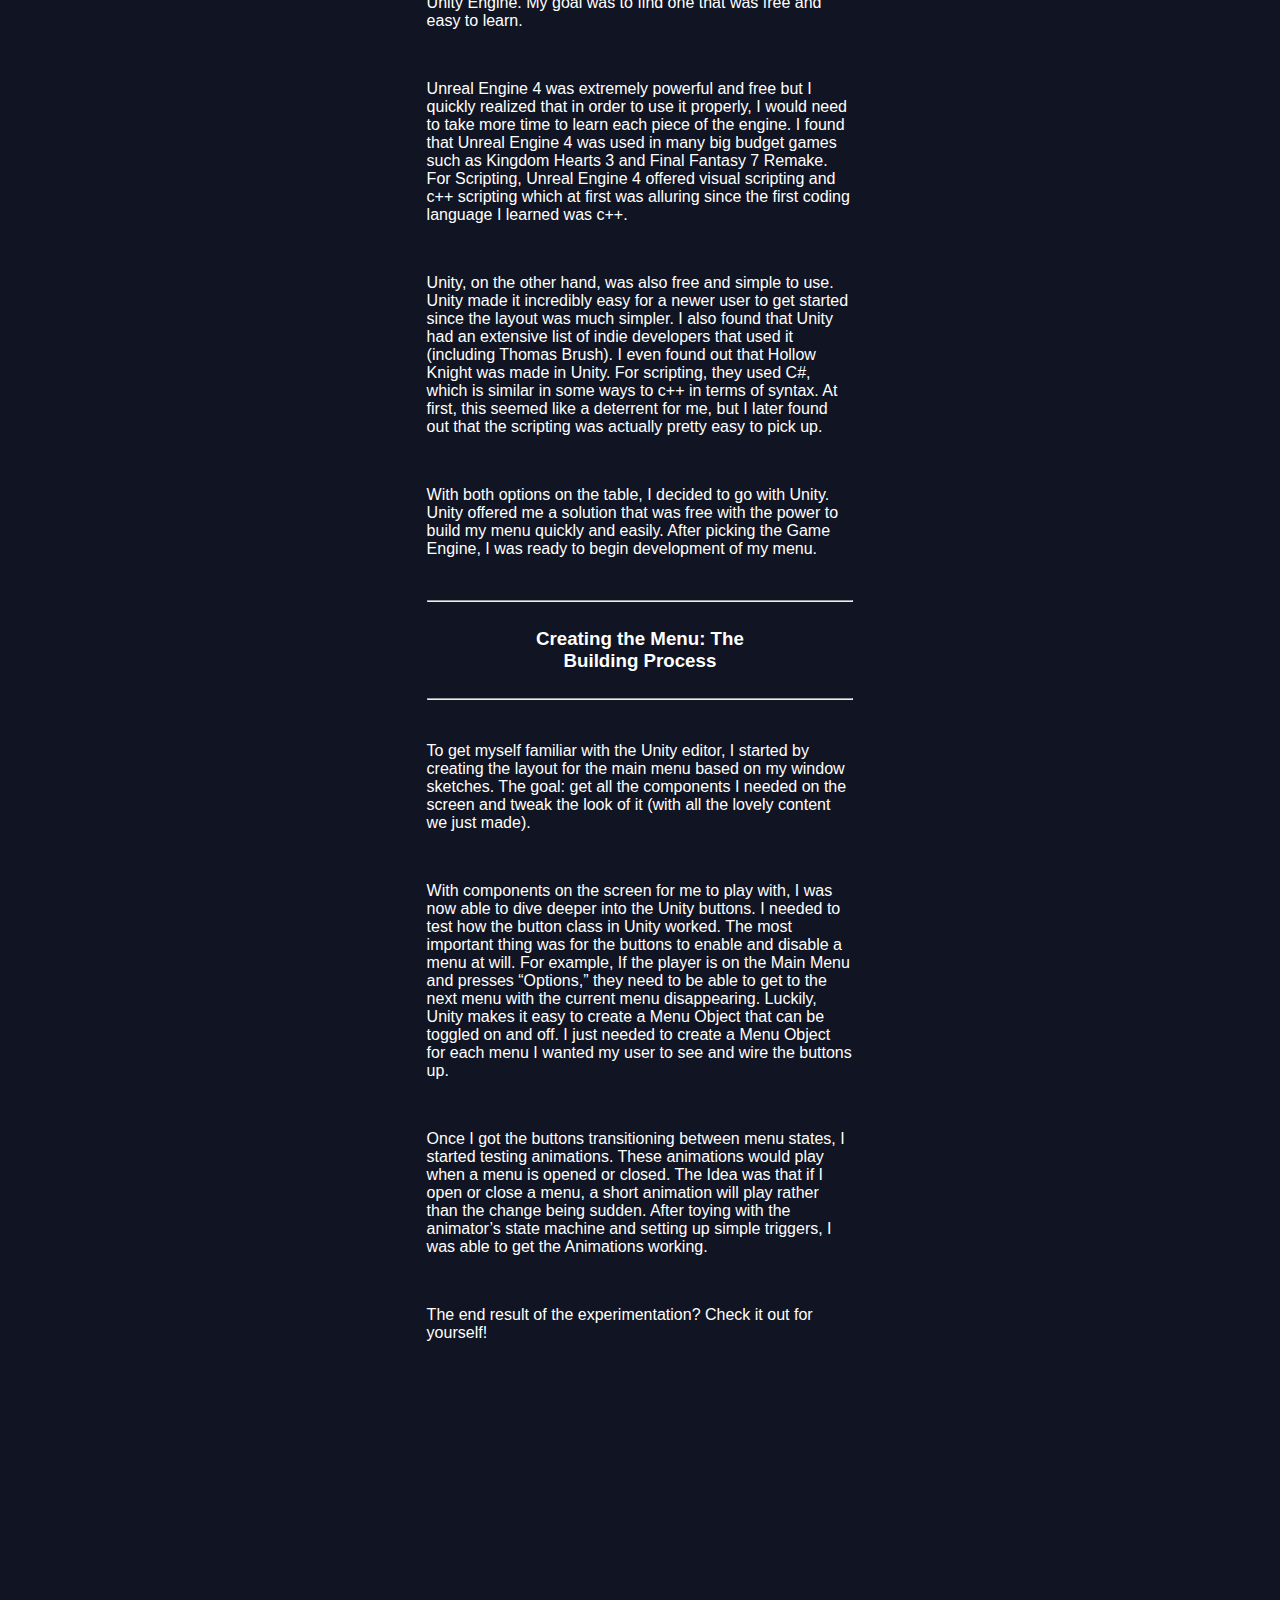
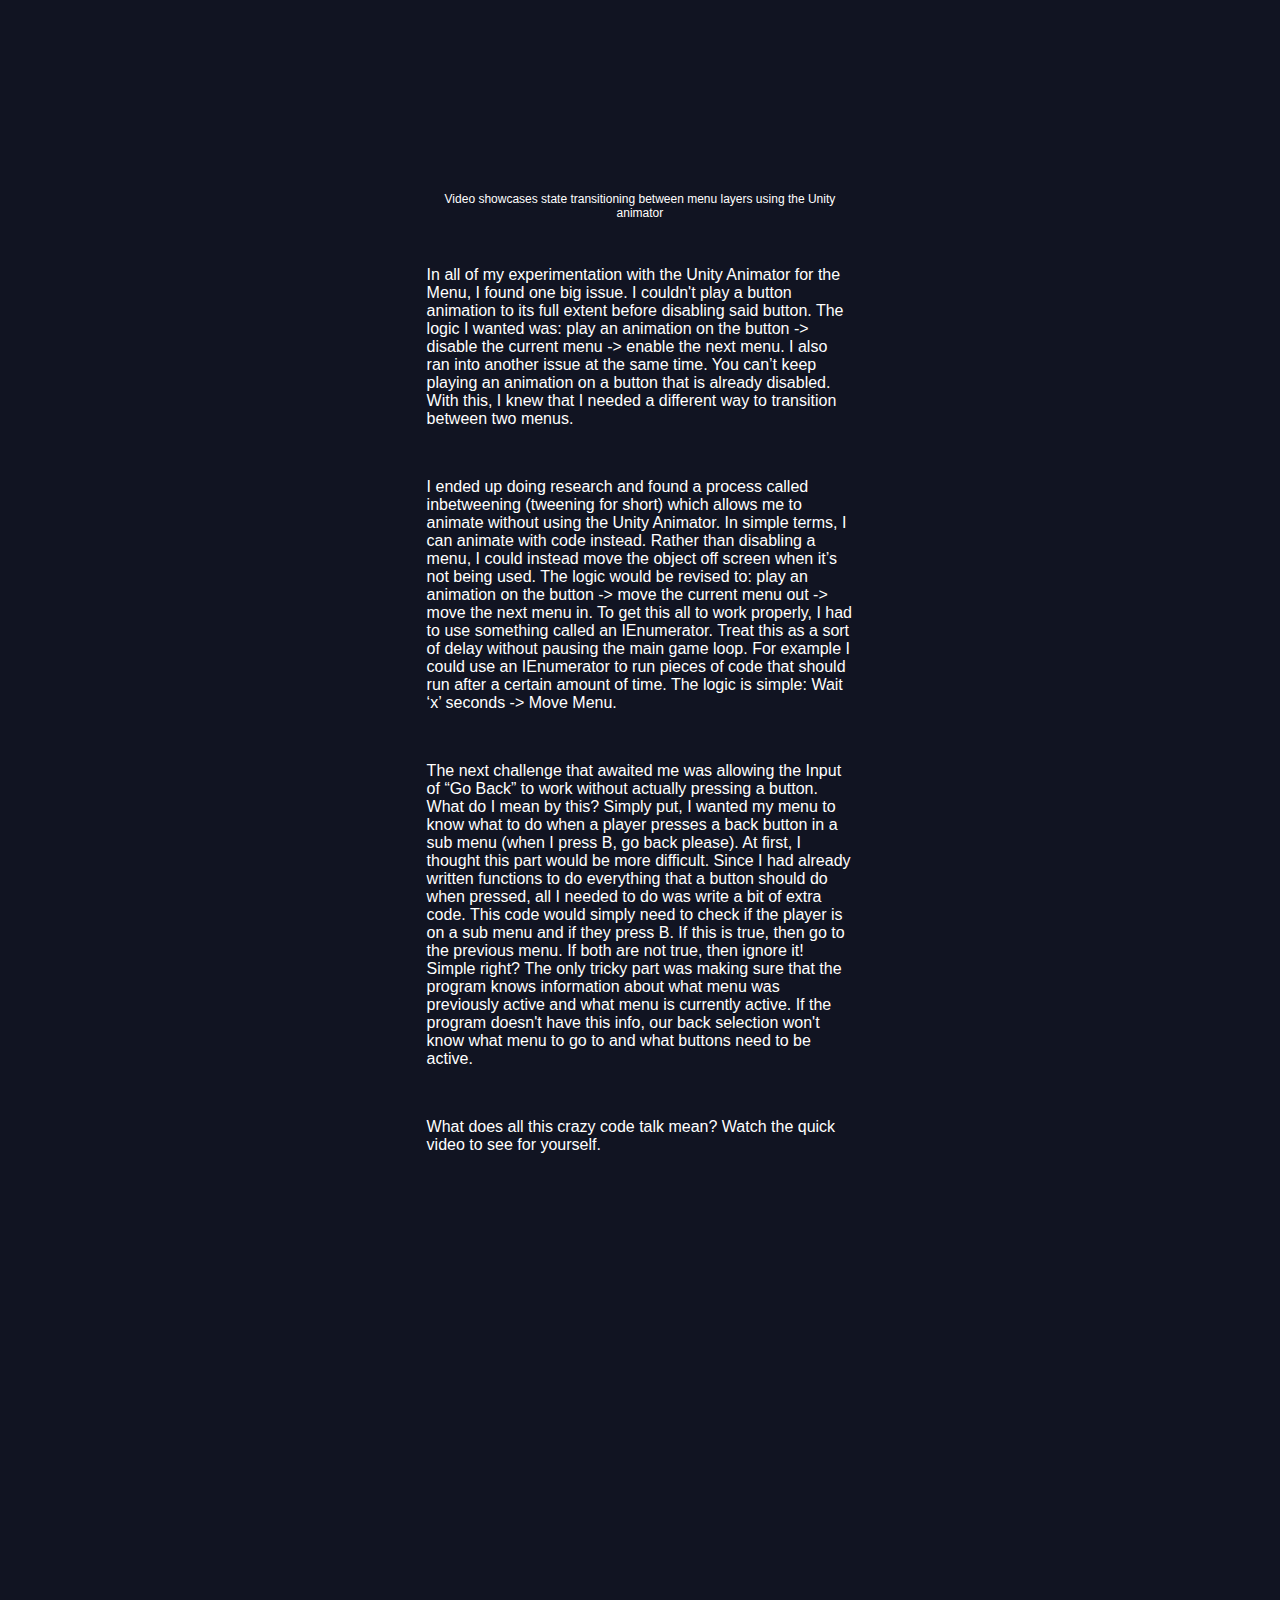
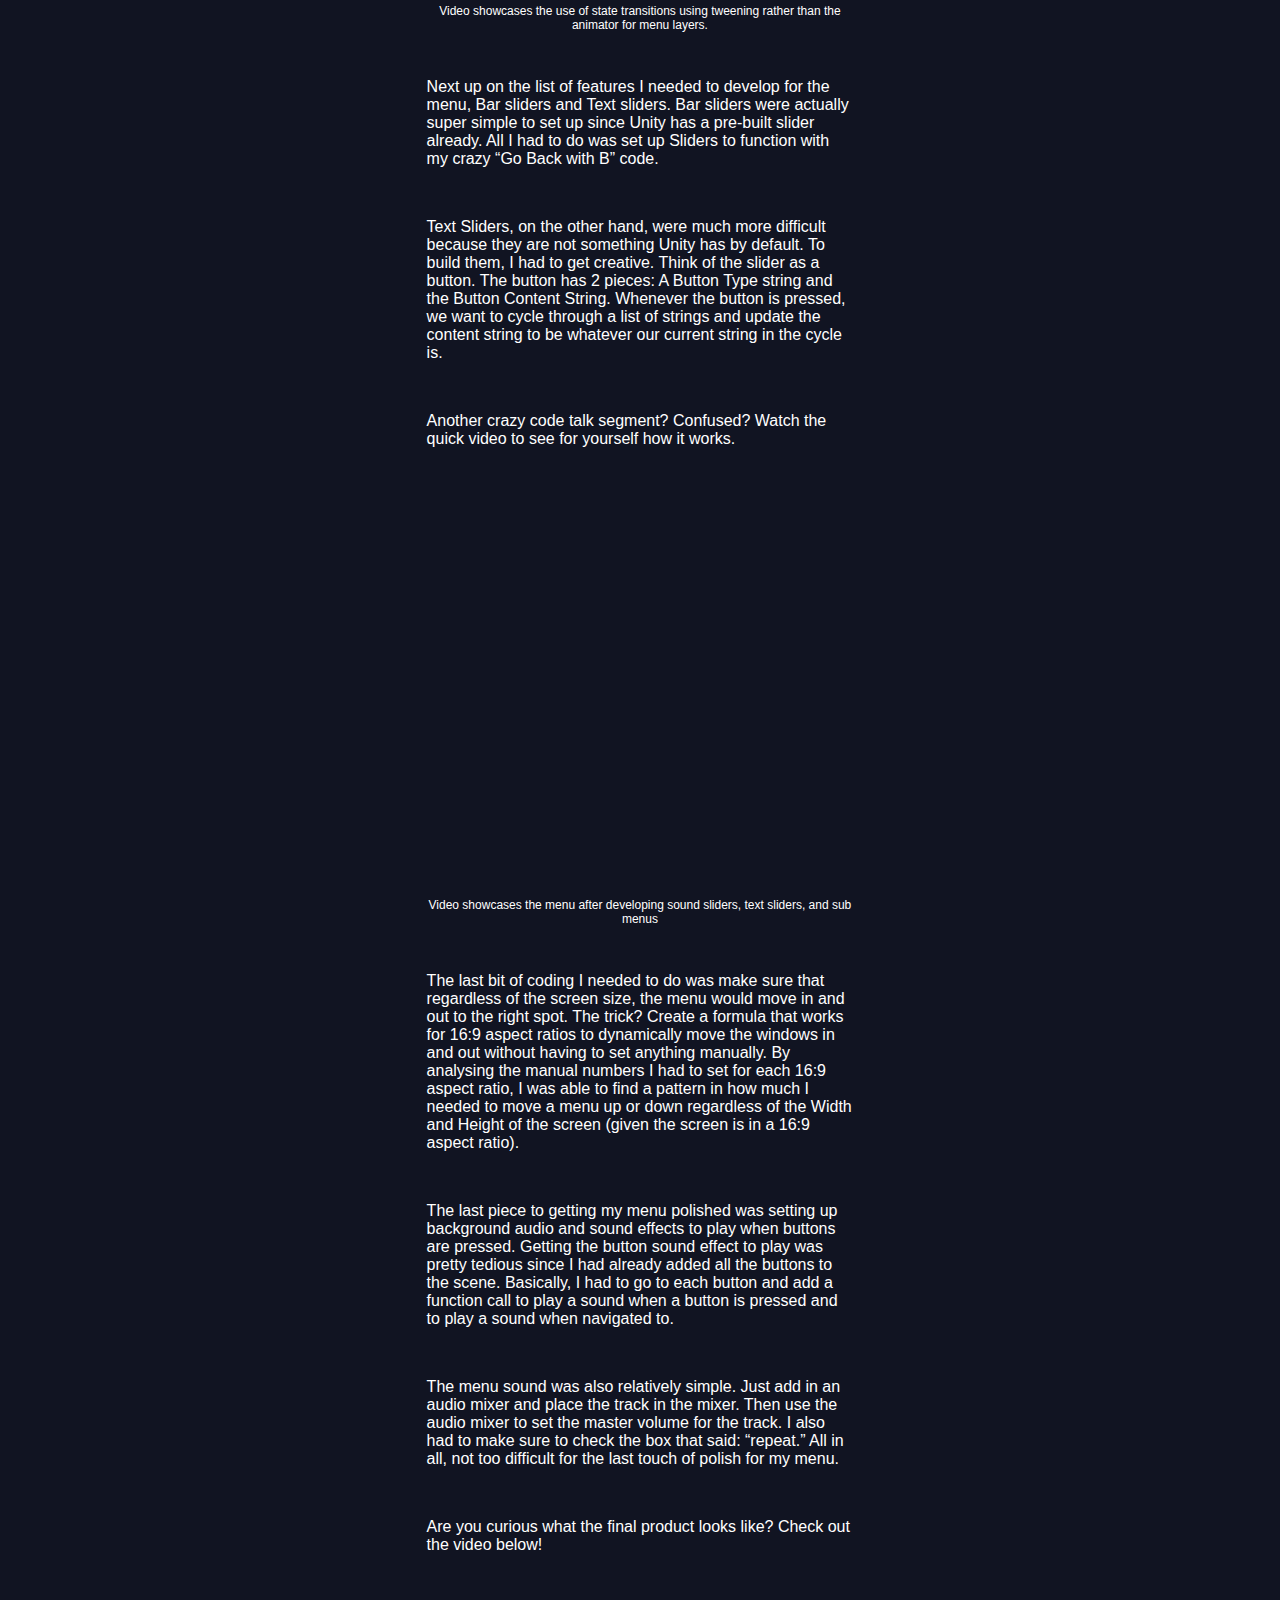
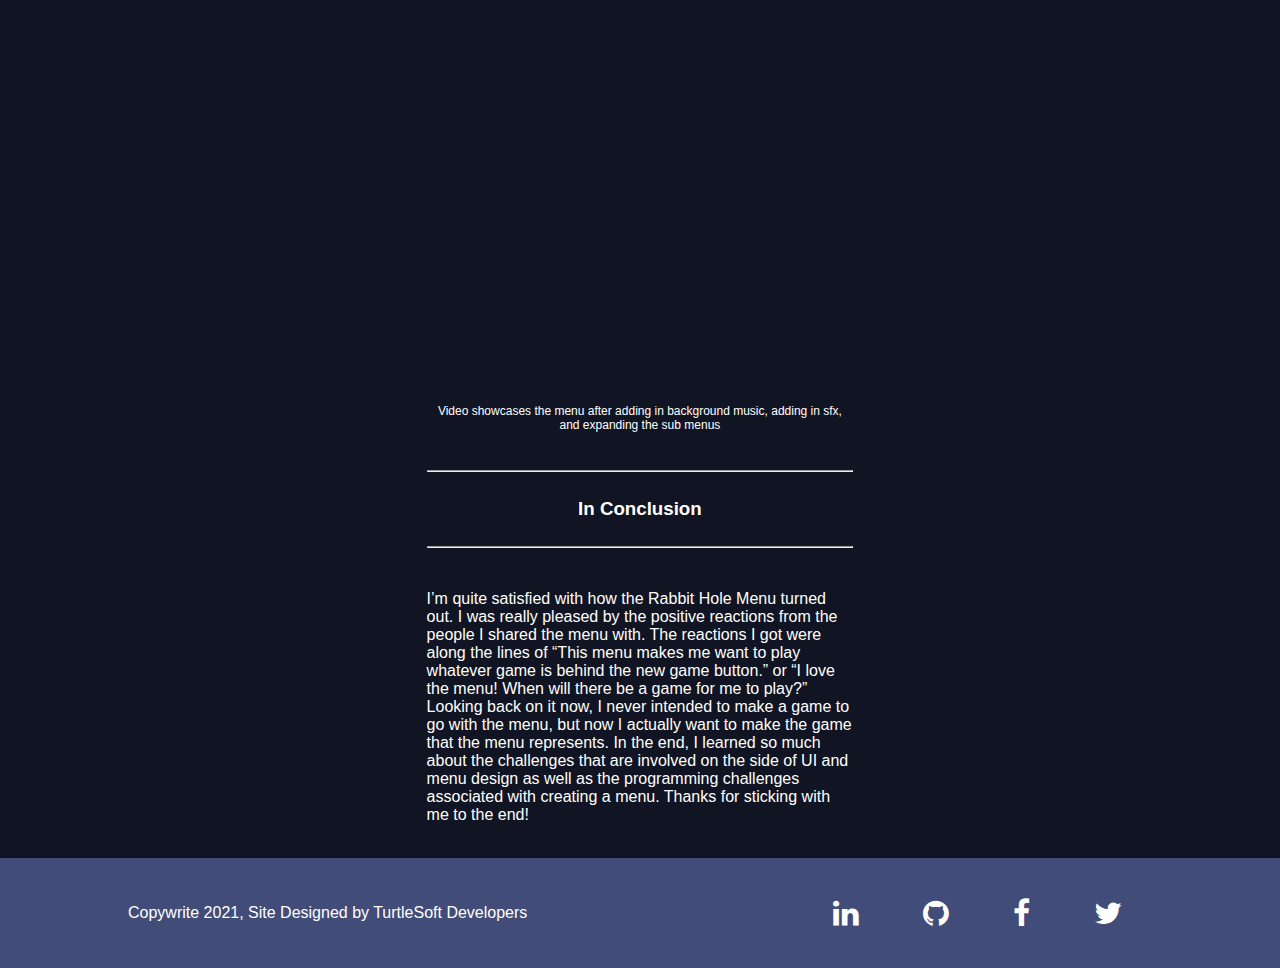
<file: project_rabbit_hole.html>
<!DOCTYPE html>
<html>
    <head>
        <link rel="icon" href="TurtleSoft Games Logo2.ico">
        <link rel="stylesheet" href="projects_template_style.css">
        <link rel="stylesheet" href="https://cdnjs.cloudflare.com/ajax/libs/font-awesome/4.7.0/css/font-awesome.min.css">
        <meta charset="UTF-8">
        <meta name="description" content="Ethan Tuttle's Portfolio downloads page">
        <meta name="keywords" content="Ethan, Tuttle, Portfolio">
        <meta name="author" content="Ethan Tuttle">
        <meta name="viewport" content="width=device-width, initial-scale=1.0">
    </head>
    <body>
        <!--Back to Top Button-->
        <button onclick="topFunction()" id="myBtn" title="Go to top"><i class="fa fa-arrow-up"></i></button>

        <!--Navigation Section-->
        <ul class="topnav">
            <li class="li-content-left">
                <a href="index.html">
                    <img class="nav-logo" src="Wide_Logo.png">
                </a>
            </li>
            <li class="li-content-right">
                <a href="downloads.html">Downloads</a>
            </li>
            <li class=" li-content-right dropdown">
                <a href="#" class="dropbtn">Projects</a>
                <div class="dropdown-content">
                  <a href="project_rabbit_hole.html">Rabbit Hole Main Menu</a>
                  <a href="project_DSC_First_Encounter.html">Crypt Security Recreation in Unity</a>
                  <a href="#">SpaceBall</a>
                  <a href="#">Futuristic UI</a>
                  <a href="#">MW3 Random Class Generator</a>
                  <a href="#">WEN Summit Sales and Event Pages</a>
                  <a href="#">WEN Live</a>
                  <a href="#">WEN Social Selling Mastermind</a>
                </div>
              </li>
        </ul>

        <!--Body Section-->
        <!--Banner-->
        <img src="Rabbit-Hole-Menu-Downloads-Page.PNG" class="banner">
        
        <div class="heading-content">
            <!--Title of Page-->
            <h1>The Rabbit Hole Menu</h1>
            <!-- Date Created -->
            <h5>04/26/2021</h5>
            <!-- Opening statements-->
            <p>Hello! My name is Ethan Tuttle and I am the developer responsible for the Rabbit Hole Menu as well as a few other projects at TurtleSoft Developers. My main focus as a developer has been on designing and building websites from scratch. When I’m not working, I like to take what I’ve learned from my professional experience and apply it to my personal work. The Rabbit Hole Menu is one example of personal work that I am proud of and would like to share.
            </p><br>
            <p>In this devblog, I aim to discuss my creative journey of designing, developing, and releasing this menu to friends/family. I intend to dive deeper into what thoughts I had around each area of development so anyone that reads this can understand what happens in my mind when I tackle these kinds of projects. I also want to share what areas of development I struggled with and what challenges I had to overcome during the journey. Let’s get started! 
            </p><br>
        </div>
        

        <!-- Section Heading -->
        <div class="section-heading">
            <hr>
            <br>
            <h3>First Things First: Why Was this Project Made?</h3>
            <br>
            <hr>
            <br>
        </div>

        <div class="section-content">
            <!-- Section Text -->
            <p>In my free time, I often enjoy playing video games. At the time, I was on an indie game kick. I had just played through Ori and the Blind Forest, Ori and the Will of the Wisps and Hollow knight. One thing that stood out to me about these games was how simple, yet effective the main menus were in each game. They each used very minimalistic designs, emphasizing the atmosphere they wanted the player to be immersed in. The music, sound effects, and responsiveness of the menu navigation felt smooth and relaxing. All of these pieces made it so that I wanted to click that “Start Game” button. The feelings I had with these menus were amazing for something so trivial. 
            </p><br>
            <p>My experiences with each game’s menus got me wondering about the processes that took place to make these menus look and feel the way they do. What programming is needed to make it all function? How do I make simple but effective artwork for a menu to look beautiful with little art experience? Where do I start with a Menu? How long does something like a simple menu take to develop from scratch?  Where will I get sound effects and music for a menu? 
            </p><br>
            <p>I had all these questions and wasn’t satisfied with the answers I found online. With that, I decided that the only way I could find the answers I was looking for was to create a menu from the ground up myself.</p><br>
        </div>
       
        <!-- Section Heading -->
        <div class="section-heading">
            <hr>
            <br>
            <h3>The Starting Point: Menu Fundamentals and Sketches</h3>
            <br>
            <hr>
            <br>
        </div>

        <div class="section-content">
            <!-- Section Text -->
            <p>Before I could dive deeper into the development of a menu, I first needed to understand the fundamentals of a main menu. I needed to do research on what buttons to include or how to handle navigation to sub menus. I knew that this part was vital to making my main menu feel immersive and interesting to navigate. Without this piece, I likely would’ve started my menu blind with no direction. This would have led to an end product I wouldn't be satisfied with.</p><br>
            <p>To gain some insight, I started researching other successful game developers to see if they had any knowledge that they could share. My focus was on how to make a menu from scratch and what elements are important for the menu. I ended up coming across a few different creators but this creator stood out the most. Thomas Brush has a video that goes in depth into his menu creation process and how he likes to make his menus. I really liked the way he broke down each component and left the video open-ended for developers like myself. Feel free to check out the video below.</p><br>
            <!-- Section Videos -->
            <iframe width="100%" height="400" src="https://www.youtube.com/embed/vqZjZ6yv1lA" title="YouTube video player" frameborder="0" allow="accelerometer; autoplay; clipboard-write; encrypted-media; gyroscope; picture-in-picture" allowfullscreen></iframe>
            <p class="description-of-media">A video by Thomas Brush that goes into how to make a main menu.</p><br>
            <p>With the expertise shared in this video, I wanted to begin brainstorming how I wanted the menu navigation to be mapped. I started by drawing some simple window sketches to get a sense of direction. Take a look!</p><br>
            <!-- Section Images-->
            <img style="margin-top: 20px; margin-bottom:20px; transform: rotate(-90deg);" src="RHM-WS-pg1.jpg"><br>
            <p class="description-of-media">Window sketches to layout ideas for menu and sub-menus (1/2)</p><br>
            <!-- Section Images-->
            <img style="transform: rotate(180deg);" src="RHM-WS-pg2.jpg"><br>
            <p class="description-of-media">Window sketches to layout ideas for menu and sub-menus (2/2)</p><br>
            <p>With window sketches in hand and a sense of how I wanted to layout the menu, I was now ready to move onto creating the theme for the menu.</p><br>
        </div> 

        <!-- Section Heading -->
        <div class="section-heading">
            <hr>
            <br>
            <h3>The Menu Theme: Logos, Font, and Landscape Art</h3>
            <br>
            <hr>
            <br>
        </div>

        <div class="section-content">
            <!-- Section Text -->
            <p>When it comes to theming, I struggle. I had no idea initially what I wanted to focus the theme of my main menu on. After brainstorming some ideas, I found that I really wanted to make a menu using some logos I had sitting in a folder from a previous project. The project’s name was “Rabbit Hole.” I really loved the whimsical feeling that the logo gave off. The logo also made picking the font (Amatic SC) for the menu super easy since I wanted the font to have the same feeling that the logo has. Take a look at the logo!</p><br>

            <!-- Section Images-->
            <img src="RabbitHoleLogo.png"><br>
            <p class="description-of-media">The Original Rabbit Hole Concept Logo</p><br>

            <p>I also wanted the menu to have a sense of wonder. I find that my sense of wonder often comes from starting off into the distance. When I picture what the distance looks like, I find that I see a set of mountains or hills and a night sky.</p><br>
            
            <p>Having these two thoughts in mind, I wanted to start making the vision of the menu in my head a reality. I’m not the best artist. It’s one of my weaker areas. For this project, I wanted to be able to make my own art without having to hire an artist. I lack practice in art and thought this would be a good way to practice that skill. In order for me to do just that, I started researching ways to create simple 2D landscape art with apps like GIMP or Photoshop.
            </p><br>

            <p>In my research I came across a couple of different content creators that offered a unique process on how to approach this type of art style. Thomas Brush and Nemanja Sekulic both presented valuable information on the process of making 2D landscape art that I was able to take and run with for my menu. Check out the videos I referenced below:
            </p><br>

            <iframe width="100%" height="400" src="https://www.youtube.com/embed/aOLVIp0Y41o" title="YouTube video player" frameborder="0" allow="accelerometer; autoplay; clipboard-write; encrypted-media; gyroscope; picture-in-picture" allowfullscreen></iframe>
            <p class="description-of-media">A video by Thomas Brush that covers his process in making 2D landscapes for his games</p><br>

            <iframe width="100%" height="400" src="https://www.youtube.com/embed/LBczOO5hOKc" title="YouTube video player" frameborder="0" allow="accelerometer; autoplay; clipboard-write; encrypted-media; gyroscope; picture-in-picture" allowfullscreen></iframe>
            <p class="description-of-media">A video by Nemanja Sekulic that covers his process in making any type of 2D landscape art</p><br>
            
            <p>With Nemanja Sekulic’s video, I was able to create a landscape that captured the feeling of wonder perfectly; However, I felt that the image was too busy to be the background art for my Menu. I think it's also important to mention that the Moon in the logo for the final product was inspired by the image below.
            </p><br>

            <!-- Section Images-->
            <img src="Pracitce Landscape 2.png"><br>
            <p class="description-of-media">My first piece of artwork using Nemanja Sekulic’s 2D landscape art  techniques</p><br>

            <p>With Thomas Brush’s video, I was able to create a landscape that is simple and perfect for my background. It’s not nearly as detailed as the previous image but when some blur effects are added, the image works perfectly as a backdrop.
            </p><br>

             <!-- Section Images-->
             <img src="Landscape Practice.png"><br>
             <p class="description-of-media">My first piece of artwork using Thomas Brush’s 2D landscape art techniques</p><br>

             <p>I also designed a third background that wouldn’t end up getting used for this project but I saved for any future projects.
            </p><br>

            <!-- Section Images-->
            <img src="Working Concept.png"><br>
            <p class="description-of-media">Another piece of artwork I made using techniques I learned </p><br>

            <p>With a solid plan and themed assets,  I was now ready to move onto choosing a game engine to develop the menu.
            </p><br>
        </div> 

        <!-- Section Heading -->
        <div class="section-heading">
            <hr>
            <br>
            <h3>Creating the Menu: Choosing a Game Engine</h3>
            <br>
            <hr>
            <br>
        </div>

        <div class="section-content">
            <!-- Section Text -->
            <p>Choosing a Game Engine, as I learned, can be one of the more difficult parts of building a project. I started my research by trying to decide if I should build my own engine from scratch or utilize an existing engine. To save time and begin the project as soon as possible, I elected to utilize an existing engine. But what do I choose? After doing some digging, I narrowed down my picks to Unreal Engine 4 and Unity Engine. My goal was to find one that was free and easy to learn. 
            </p><br>

            <p>Unreal Engine 4 was extremely powerful and free but I quickly realized that in order to use it properly, I would need to take more time to learn each piece of the engine. I found that Unreal Engine 4 was used in many big budget games such as Kingdom Hearts 3 and Final Fantasy 7 Remake. For Scripting, Unreal Engine 4 offered visual scripting and c++ scripting which at first was alluring since the first coding language I learned was c++. </p><br>
           
            <p>Unity, on the other hand, was also free and simple to use. Unity made it incredibly easy for a newer user to get started since the layout was much simpler. I also found that Unity had an extensive list of indie developers that used it (including Thomas Brush). I even found out that Hollow Knight was made in Unity. For scripting, they used C#, which is similar in some ways to c++ in terms of syntax. At first, this seemed like a deterrent for me, but I later found out that the scripting was actually pretty easy to pick up.</p><br>

            <p>With both options on the table, I decided to go with Unity. Unity offered me a solution that was free with the power to build my menu quickly and easily. After picking the Game Engine, I was ready to begin development of my menu.
            </p><br>
        </div> 

        <!-- Section Heading -->
        <div class="section-heading">
            <hr>
            <br>
            <h3>Creating the Menu: The Building Process</h3>
            <br>
            <hr>
            <br>
        </div>

        <div class="section-content">
            <!-- Section Text -->
            <p>To get myself familiar with the Unity editor, I started by creating the layout for the main menu based on my window sketches. The goal: get all the components I needed on the screen and tweak the look of it (with all the lovely content we just made). 
            </p><br>

            <p>With components on the screen for me to play with, I was now able to dive deeper into the Unity buttons. I needed to test how the button class in Unity worked. The most important thing was for the buttons to enable and disable a menu at will. For example, If the player is on the Main Menu and presses “Options,” they need to be able to get to the next menu with the current menu disappearing. Luckily, Unity makes it easy to create a Menu Object that can be toggled on and off. I just needed to create a Menu Object for each menu I wanted my user to see and wire the buttons up.
            </p><br>
           
            <p>Once I got the buttons transitioning between menu states, I started testing animations. These animations would play when a menu is opened or closed. The Idea was that if I open or close a menu, a short animation will play rather than the change being sudden. After toying with the animator’s state machine and setting up simple triggers, I was able to get the Animations working.  
            </p><br>

            <p>The end result of the experimentation? Check it out for yourself!
            </p><br>

            <iframe width="100%" height="400" src="https://www.youtube.com/embed/Gk_rCECEmF4" title="YouTube video player" frameborder="0" allow="accelerometer; autoplay; clipboard-write; encrypted-media; gyroscope; picture-in-picture" allowfullscreen></iframe>
            <p class="description-of-media">Video showcases state transitioning between menu layers using the Unity animator</p><br>

            <p>In all of my experimentation with the Unity Animator for the Menu, I found one big issue. I couldn't play a button animation to its full extent before disabling said button. The logic I wanted was: play an animation on the button -> disable the current menu -> enable the next menu. I also ran into another issue at the same time. You can’t keep playing an animation on a button that is already disabled. With this, I knew that I needed a different way to transition between two menus. 
            </p><br>

            <p>I ended up doing research and found a process called inbetweening (tweening for short) which allows me to animate without using the Unity Animator. In simple terms, I can animate with code instead. Rather than disabling a menu, I could instead move the object off screen when it’s not being used. The logic would be revised to: play an animation on the button -> move the current menu out -> move the next menu in. To get this all to work properly, I had to use something called an IEnumerator. Treat this as a sort of delay without pausing the main game loop. For example I could use an IEnumerator to run pieces of code that should run after a certain amount of time. The logic is simple: Wait ‘x’ seconds -> Move Menu. 
            </p><br>
            
            <p>The next challenge that awaited me was allowing the Input of “Go Back” to work without actually pressing a button. What do I mean by this? Simply put, I wanted my menu to know what to do when a player presses a back button in a sub menu (when I press B, go back please). At first, I thought this part would be more difficult. Since I had already written functions to do everything that a button should do when pressed, all I needed to do was write a bit of extra code. This code would simply need to check if the player is on a sub menu and if they press B. If this is true, then go to the previous menu. If both are not true, then ignore it! Simple right? The only tricky part was making sure that the program knows information about what menu was previously active and what menu is currently active. If the program doesn't have this info, our back selection won't know what menu to go to and what buttons need to be active.                  
            </p><br>

            <p>What does all this crazy code talk mean? Watch the quick video to see for yourself.
            </p><br>

            <iframe width="100%" height="400" src="https://www.youtube.com/embed/Hh7I-HsgdGg" title="YouTube video player" frameborder="0" allow="accelerometer; autoplay; clipboard-write; encrypted-media; gyroscope; picture-in-picture" allowfullscreen></iframe>
            <p class="description-of-media">Video showcases the use of state transitions using tweening rather than the animator for menu layers.</p><br>

            <p>Next up on the list of features I needed to develop for the menu, Bar sliders and Text sliders. Bar sliders were actually super simple to set up since Unity has a pre-built slider already. All I had to do was set up Sliders to function with my crazy “Go Back with B” code.
            </p><br>
           
            <p>Text Sliders, on the other hand, were much more difficult because they are not something Unity has by default. To build them, I had to get creative. Think of the slider as a button. The button has 2 pieces: A Button Type string and the Button Content String. Whenever the button is pressed, we want to cycle through a list of strings and update the content string to be whatever our current string in the cycle is. 
            </p><br>

            <p>Another crazy code talk segment? Confused? Watch the quick video to see for yourself how it works.
            </p><br>

            <iframe width="100%" height="400" src="https://www.youtube.com/embed/mpsBPIIe4HU" title="YouTube video player" frameborder="0" allow="accelerometer; autoplay; clipboard-write; encrypted-media; gyroscope; picture-in-picture" allowfullscreen></iframe>
            <p class="description-of-media">Video showcases the menu after developing sound sliders, text sliders, and sub menus</p><br>

            <p>The last bit of coding I needed to do was make sure that regardless of the screen size, the menu would move in and out to the right spot. The trick? Create a formula that works for 16:9 aspect ratios to dynamically move the windows in and out without having to set anything manually. By analysing the manual numbers I had to set for each 16:9 aspect ratio, I was able to find a pattern in how much I needed to move a menu up or down regardless of the Width and Height of the screen (given the screen is in a 16:9 aspect ratio). 
            </p><br>

            <p>The last piece to getting my menu polished was setting up background audio and sound effects to play when buttons are pressed. Getting the button sound effect to play was pretty tedious since I had already added all the buttons to the scene. Basically, I had to go to each button and add a function call to play a sound when a button is pressed and to play a sound when navigated to. 
            </p><br>

            <p>The menu sound was also relatively simple. Just add in an audio mixer and place the track in the mixer. Then use the audio mixer to set the master volume for the track. I also had to make sure to check the box that said: “repeat.” All in all, not too difficult for the last touch of polish for my menu. 
            </p><br>

            <p>Are you curious what the final product looks like? Check out the video below! 
            </p><br>

            <iframe width="100%" height="400" src="https://www.youtube.com/embed/mMRwWaNBvNE" title="YouTube video player" frameborder="0" allow="accelerometer; autoplay; clipboard-write; encrypted-media; gyroscope; picture-in-picture" allowfullscreen></iframe>
            <p class="description-of-media">Video showcases the menu after adding in background music, adding in sfx, and expanding the sub menus
            </p><br>
        </div> 

        <!-- Section Heading -->
        <div class="section-heading">
            <hr>
            <br>
            <h3>In Conclusion</h3>
            <br>
            <hr>
            <br>
        </div>

        <div class="section-content">
            <!-- Section Text -->
            <p>I’m quite satisfied with how the Rabbit Hole Menu turned out. I was really pleased by the positive reactions from the people I shared the menu with. The reactions I got were along the lines of “This menu makes me want to play whatever game is behind the new game button.” or “I love the menu! When will there be a game for me to play?” Looking back on it now, I never intended to make a game to go with the menu, but now I actually want to make the game that the menu represents. In the end, I learned so much about the challenges that are involved on the side of UI and menu design as well as the programming challenges associated with creating a menu. Thanks for sticking with me to the end! 
            </p><br>
        </div> 

        <!--Footer Section-->
        <footer>
            <div class="content-copywrite">
                <p>Copywrite 2021, Site Designed by TurtleSoft Developers</p>
            </div>

            <div class="content-social-media">
                <a href="https://www.linkedin.com/in/ethan-tuttle-047/" class="fa fa-linkedin"></a>
                <a href="https://github.com/Ethan-Tuttle" class="fa fa-github"></a>
                <a href="https://www.facebook.com/profile.php?id=100006299596422" class="fa fa-facebook"></a>
                <a href="https://twitter.com/NeRdY47" class="fa fa-twitter"></a>
            </div>
        </footer>
        <script src="BackToTopButton.js"></script>
    </body>
</html>
</file>
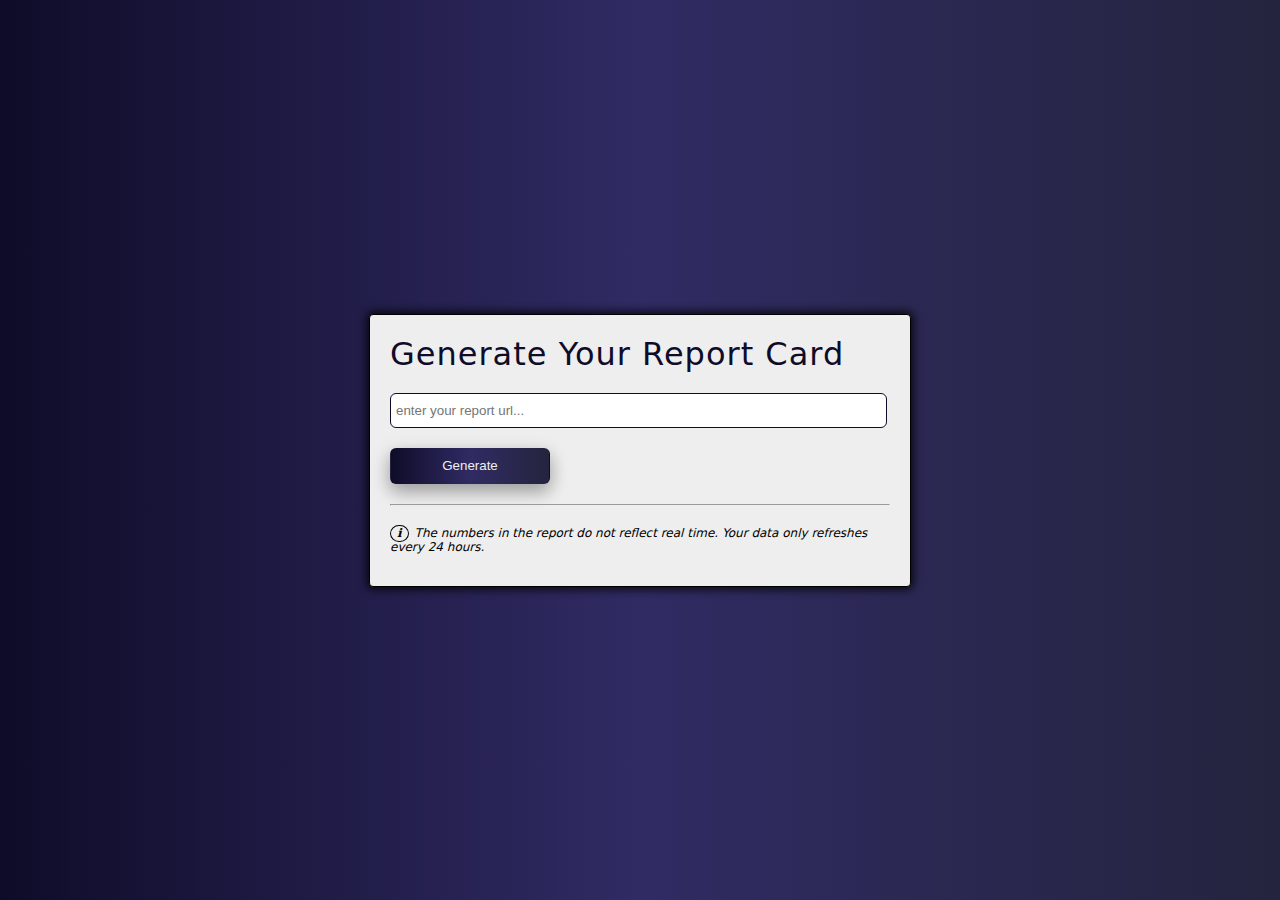
<file: report-lookup.html>
<!DOCTYPE html>
<html>
    <head>
        <link rel="icon" href="/resources/images/TurtleSoft Games Logo2.ico">
        <meta charset="UTF-8">
        <meta name="description" content="Search Report Card">
        <meta name="keywords" content="Destiny Report Card">
        <meta name="author" content="Ethan Tuttle">
        <meta name="viewport" content="width=device-width, initial-scale=1.0">
        <script type="text/javascript" src="/report-lookup.js"></script>
        <link rel="stylesheet" type="text/css" href="/report-lookup.css">
    </head>
    <body>
        <section class="search-section">
            <div class="form-wrapper">
                <h1>Generate Your Report Card</h1>
                <input required type="text" id="report_card_url" value="" placeholder="enter your report url...">
                <button type="button" id="report_card_lookup">
                    <span class="button-text">
                        Generate
                    </span>
                </button>
                <hr class="divider">
                <p class="disclaimer">The numbers in the report do not reflect real time. Your data only refreshes every 24 hours.</p>
            </div>
        </section>

        <section class="report-results hidden">
            <div id="results">
                <div class="row">
                    <h1 class="heading">Your Results</h1>
                </div>
                <div id="data-still-loading" class="hidden">
                    <h2 class="loading-status"> Hello World</h2>
                    <p class="loading-desc">Lorem ipsum dolor sit amet, consectetur adipiscing elit, sed do eiusmod tempor incididunt ut labore et dolore magna aliqua. Ut enim ad minim veniam, quis nostrud exercitation ullamco laboris nisi ut aliquip ex ea commodo consequat. Duis aute irure dolor in reprehenderit in voluptate velit esse cillum dolore eu fugiat nulla pariatur. Excepteur sint occaecat cupidatat non proident, sunt in culpa qui officia deserunt mollit anim id est laborum.</p>
                </div>
            </div>
        </section>
    </body>
</html>
</file>
<file: index_style.css>
body {
    margin: 0;
    overflow: hidden;
    background-image: url(Working\ Concept\ Blur.png);
}

@media screen and (max-width: 905px) {
    div.logo-placement {
        position: fixed;
        bottom: 25px;
        right: 25px;
    }

    img.my-logo {
        position: relative;
        width: 125px;
    }
}

.logo-placement {
    position: fixed;
    bottom: 50px;
    right: 50px;
}

.my-logo {
    width: 200px;
}

/* CONTENT-BOX STYLE START */
.content-box {
    position: absolute;
    top: 45%;
    left: 50%;
    transform: translate(-50%, -50%);
    text-align: center;
    padding: 50px;
}

.backdrop {
    position: absolute;
    top: 55%;
    left: 50%;
    transform: translate(-50%, -50%);
    width: 100%;
    height: 100%;
    background-color: black;
    opacity: 0.2;
    border-radius: 30px;
    z-index: -1;
}
/* CONTENT-BOX STYLE END */




/* BUTTONS STYLE START */
.home-page-button {
    width: 160px;
    height: 40px;
    margin: 5px 10px 5px 10px;
    font-family: 'Segoe UI', Tahoma, Geneva, Verdana, sans-serif;
    background-image: linear-gradient(to right, #FFC633 , #FF6033);
    border-radius: 8px;
    border: 0.5px solid rgb(1, 11, 37);
    box-shadow: 0 8px 16px 0 rgba(0,0,0,0.2), 0 6px 20px 0 rgba(0,0,0,0.19);
}

.home-page-button:hover {
    cursor: pointer;
}

.home-page-button:active {
    transform: scale(0.9);
}

.home-page-button span {
    cursor: pointer;
    display: inline-block;
    position: relative;
    transition: 0.5s;
}

.home-page-button span:after {
    content: '\279C';
    position: absolute;
    opacity: 0;
    top: -1px;
    right: -20px;
    transition: 0.5s;
}
  
.home-page-button:hover span {
    padding-right: 25px;
}
  
.home-page-button:hover span:after {
    opacity: 1;
    right: 0;
}

.btn-link {
    padding: 11px;
}
/* BUTTONS STYLE END */




/* FONT STYLE START */
.button-text {
    color: white;
}

h1 {
    font-size: 54px;
    line-height: 1em;
    font-weight: 700;
    font-family: 'Segoe UI', Tahoma, Geneva, Verdana, sans-serif;
    text-align: center;
    margin-bottom: 0;
    color: white;
}

h2 {
    font-size: 20px;
    font-weight: 700;
    line-height: 1.4em;
    font-family: 'Segoe UI', Tahoma, Geneva, Verdana, sans-serif;
    text-align: center;
    color: rgb(218, 218, 218);
}
/* FONT STYLE END */
</file>
<file: downloads_style.css>
* {
    box-sizing: border-box;
}

body {
    margin: 0;
    background-color: #111422;
}

ul {
    list-style-type: none;
    margin: 0;
    padding: 0 10%;
    overflow: hidden;
    background-color: #414c79;
}

@media screen and (max-width: 685px) {
    li.li-content-left a {
        width: 100%;
    }

    ul {
        padding: 0;
        display: flex;
        flex-flow: column;
        align-items: center;
        justify-content: center;
    }

    a.dropbtn:hover .dropdown-content {
        display: flex;
        flex-flow: column;
        align-items: center;
        justify-content: center;
    }

    button#myBtn {
        bottom: 10px;
        right: 15px;
    } 
}

@media screen and (max-width: 930px) {
    div.content-social-media {
        float: none;
        display: flex;
        align-items: center;
        justify-content: center;
        margin: 0;
    }
    div.content-copywrite {
        float: none;
        display: flex;
        align-items: center;
        justify-content: center;
        margin: 0;
    }
}

@media screen and (max-width: 1590px) {
    div.column {
        width: 100%
    }
    div.column img {
        border-radius: 8px 8px 0 0;
    }
    button.home-page-button {
        margin: 5% 0;
    }
    div.left {
        height: auto;
    }
    div.middle {
        height: auto;
    }
    div.right {
        display: flex;
        align-items: center;
        justify-content: center;
        height: auto;
    }
    h1 {
        text-align: center;
    }
    p {
        text-align: center;
    }
    div.middle a {
        display: flex;
        align-items: center;
        justify-content: center;
    }
    div.middle a::after {
        content: none;
    }
}

.li-content-right {
    float: right;
}

.li-content-left {
    float: left;
}

.nav-logo {
    position: relative;
    width: 200px;
}
  
li a, .dropbtn {
    display: inline-block;
    color: white;
    text-align: center;
    margin: 15px;
    padding: 12px 16px;
    height: 50px;
    font-size: 1.2em;
    font-family: 'Segoe UI', Tahoma, Geneva, Verdana, sans-serif;
    text-decoration: none;
}

.li-content-right a:hover {
    color: #FF6033;
}

.li-content-left a:hover {
    cursor: pointer;
    color: #FF6033;
}
  
li.dropdown {
    display: inline-block;
}
  
.dropdown-content {
    display: none;
    position: absolute;
    background-color: lightgray;
    min-width: 160px;
    box-shadow: 0px 8px 16px 0px rgba(0,0,0,0.2);
    z-index: 1;
}
  
.dropdown-content a {
    color: black;
    padding: 0 16px;
    text-decoration: none;
    display: block;
    text-align: left;
}
  
.dropdown-content a:hover {
    color: #FF6033;
}
  
.dropdown:hover .dropdown-content {
    display: block;
}

/* Style the footer */
footer {
    position: relative;
    left: 0;
    bottom: 0;
    width: 100%;
    background-color: #414c79;
    color: white;
}

.content-copywrite {
    position: relative;
    display: inline-block;
    margin: 30px 0 30px 10%;
    font-family: 'Segoe UI', Tahoma, Geneva, Verdana, sans-serif;
}

.content-social-media {
    position: relative;
    display: block;
    margin: 10px 10% 10px 0;
    float: right;
}

.fa {
    color: white;
}

.fa:hover {
    color: lightgray;
}

.content-social-media a {
    text-decoration: none;
    margin: 30px;
    font-size: 30px;
}

/* Rows and Collums Start */
.row {
    margin: 50px 15% 50px 15%;
    background-color: #414141;
    border-radius: 8px;
    box-shadow: 0 10px 20px 0 rgba(0,0,0,0.2), 0 10px 20px 0 rgba(0,0,0,0.19);

}

.row:after {
    content: "";
    display: table;
    clear: both;
}

.column {
    float: left;
}

.left {
    width: 30%;
    height: 320px;
}

.middle {
    width: 50%;
    display: flex;
    flex-direction: column;
    justify-content: center;
    height: 320px;
}
    
.right {
    width: 20%;
    display: flex;
    justify-content: center;
    align-items: center;
    height: 320px;
}

.column img {
    max-width: 100%;
    height: inherit;
    border-radius: 8px 0 0 8px;
    display: block;
}

.column h1 {
    font-family: 'Segoe UI', Tahoma, Geneva, Verdana, sans-serif;
    color: white;
    margin: 1.5% 3%;
}

.column p {
    font-family: 'Segoe UI', Tahoma, Geneva, Verdana, sans-serif;
    color: white;
    margin: 1.5% 3%;
}

.column a {
    font-family: 'Segoe UI', Tahoma, Geneva, Verdana, sans-serif;
    color: lightgreen;
    font-style: italic;
    margin: 1.5% 3%;
    text-decoration: none;
}

.middle a::after {
    content: '\279C';
}

.column a:hover {
    color:#FF6033;
}

/* BUTTONS STYLE START */
.home-page-button {
    width: 160px;
    height: 40px;
    
    font-family: 'Segoe UI', Tahoma, Geneva, Verdana, sans-serif;
    background-image: linear-gradient(to right, #FFC633 , #FF6033);
    border-radius: 8px;
    border: 0.5px solid rgb(1, 11, 37);
    box-shadow: 0 8px 16px 0 rgba(0,0,0,0.2), 0 6px 20px 0 rgba(0,0,0,0.19);
}

.home-page-button:hover {
    cursor: pointer;
}

.home-page-button:active {
    transform: scale(0.9);
}

.home-page-button span {
    cursor: pointer;
    display: inline-block;
    position: relative;
    transition: 0.5s;
}

.home-page-button span:after {
    content: '\279C';
    position: absolute;
    opacity: 0;
    top: -1px;
    right: -20px;
    transition: 0.5s;
}
  
.home-page-button:hover span {
    padding-right: 25px;
}
  
.home-page-button:hover span:after {
    opacity: 1;
    right: 0;
}

.button-text {
    color: white;
}

#myBtn {
    display: none;
    position: fixed;
    bottom: 20px;
    right: 30px;
    z-index: 99;
    font-size: 18px;
    border: none;
    outline: none;
    background-color: #414141;
    color: white;
    cursor: pointer;
    padding: 15px;
    border-radius: 10px;
  }
  
  #myBtn:hover {
    background-color: #636363;
  }

  #myBtn:active {
    transform: scale(0.9);
  }
/* BUTTONS STYLE END */
</file>
<file: projects_template_style.css>
body {
    margin: 0;
    background-color: #111422;
}

ul {
    list-style-type: none;
    margin: 0;
    padding: 0 10%;
    overflow: hidden;
    background-color: #414c79;
}

h1, h3, h5, p {
    color: white;
    font-family: 'Segoe UI', Tahoma, Geneva, Verdana, sans-serif;
}

@media screen and (max-width: 685px) {
    li.li-content-left a {
        width: 100%;
    }

    ul {
        padding: 0;
        display: flex;
        flex-flow: column;
        align-items: center;
        justify-content: center;
    }

    a.dropbtn:hover .dropdown-content {
        display: flex;
        flex-flow: column;
        align-items: center;
        justify-content: center;
    }

    div.heading-content, div.section-heading, div.section-content  {
        display: block;
        width: 80%;
        margin-left: 10%;
    }
}

@media screen and (max-width: 930px) {
    div.content-social-media {
        float: none;
        display: flex;
        align-items: center;
        justify-content: center;
        margin: 0;
    }
    div.content-copywrite {
        float: none;
        display: flex;
        align-items: center;
        justify-content: center;
        margin: 0;
    }
}

.li-content-right {
    float: right;
}

.li-content-left {
    float: left;
}

.nav-logo {
    position: relative;
    width: 200px;
}
  
li a, .dropbtn {
    display: inline-block;
    color: white;
    text-align: center;
    margin: 15px;
    padding: 0 16px;
    height: 50px;
    line-height: 50px;
    font-size: 1.2em;
    font-family: 'Segoe UI', Tahoma, Geneva, Verdana, sans-serif;
    text-decoration: none;
}

.li-content-right a:hover {
    color: #FF6033;
}

.li-content-left a:hover {
    cursor: pointer;
    color: #FF6033;
}
  
li.dropdown {
    display: inline-block;
}
  
.dropdown-content {
    display: none;
    position: absolute;
    background-color: lightgray;
    min-width: 160px;
    box-shadow: 0px 8px 16px 0px rgba(0,0,0,0.2);
    z-index: 1;
}
  
.dropdown-content a {
    color: black;
    padding: 0 16px;
    text-decoration: none;
    display: block;
    text-align: left;
}
  
.dropdown-content a:hover {
    color: #FF6033;
}
  
.dropdown:hover .dropdown-content {
    display: block;
}

/* Style the footer */
footer {
    /*Change to relative before completion*/
    position: relative;
    left: 0;
    bottom: 0;
    width: 100%;
    background-color: #414c79;
    color: white;
}

.content-copywrite {
    position: relative;
    display: inline-block;
    margin: 30px 0 30px 10%;
    font-family: 'Segoe UI', Tahoma, Geneva, Verdana, sans-serif;
}

.content-social-media {
    position: relative;
    display: block;
    margin: 10px 10% 10px 0;
    float: right;
}

.fa {
    color: white;
}

.fa:hover {
    color: lightgray;
}

.content-social-media a {
    text-decoration: none;
    margin: 30px;
    font-size: 30px;
}

#myBtn {
    display: none;
    position: fixed;
    bottom: 20px;
    right: 30px;
    z-index: 99;
    font-size: 18px;
    border: none;
    outline: none;
    background-color: #414141;
    color: white;
    cursor: pointer;
    padding: 15px;
    border-radius: 10px;
  }
  
#myBtn:hover {
    background-color: #636363;
  }

#myBtn:active {
    transform: scale(0.9);
  }

.banner {
    /* Full height */
    width: 100%;
    display: block;
}

.heading-content, .section-heading, .section-content  {
    display: block;
    width: 33.33%;
    margin-left: 33.33%;
}

.heading-content h1, .heading-content h5 {
    text-align: center;
}

.section-heading h3 {
    text-align: center;
    width: 50%;
    margin: auto;
}

.section-content img {
     /* Full height */
     width: 100%;
     display: block;
}

.description-of-media {
    font-size: 0.75em;
    text-align: center;
}
</file>
<file: report-lookup.css>
body {
    margin: 0;
}

.centered {
    text-align: center;
}

.search-section {
    width: 100vw;
    height: 100vh;
    display: flex;
    justify-content: center;
    align-items: center;
    font-family: system-ui;
    background-image: linear-gradient(to right, #0f0c29, #302b63, #24243e);
}

.form-wrapper {
    max-width: 500px;
    width: 85%;
    min-width: 350px;
    margin: 0 auto;
    border: solid 1px #000;
    border-radius: 4px;
    padding: 20px;
    background: #eee;
    -webkit-box-shadow: 0px 0px 8px 3px rgba(0,0,0,0.75);
    -moz-box-shadow: 0px 0px 8px 3px rgba(0,0,0,0.75);
    box-shadow: 0px 0px 8px 3px rgba(0,0,0,0.75);
}

.form-wrapper h1 {
    margin: 0;
    margin: 0;
    margin-bottom: 20px;
    letter-spacing: 1px;
    font-weight: 400;
    color: #0f0c29;
}

#report_card_url {
    width: 97%;
    height: 23px;
    border-radius: 6px;
    border: solid 1px #0f0c29;
    padding: 5px;
    margin-bottom: 20px;
}

#report_card_lookup {
    display: block;
    width: 160px;
    height: 36px;
    margin: 0;
    color: #eee;
    font-weight: 400;
    background-image: linear-gradient(to right, #0f0c29, #302b63, #24243e);
    border-radius: 6px;
    border: 0.5px solid rgba(1, 11, 37, 0);
    box-shadow: 0 8px 16px 0 rgba(0,0,0,0.2), 0 6px 20px 0 rgba(0,0,0,0.19);
}

#report_card_lookup:hover {
    cursor: pointer;
}

#report_card_lookup:active {
    transform: scale(0.9);
}

#report_card_lookup span {
    cursor: pointer;
    display: inline-block;
    position: relative;
    transition: 0.5s;
}

#report_card_lookup span:after {
    content: '\279C';
    position: absolute;
    opacity: 0;
    top: -1px;
    right: -20px;
    transition: 0.5s;
}
  
#report_card_lookup:hover span {
    padding-right: 25px;
}
  
#report_card_lookup:hover span:after {
    opacity: 1;
    right: 0;
}

hr {
    margin-top: 20px;
    margin-bottom: 20px;
}

.disclaimer {
    font-size: 12px;
    font-style: italic;
}

.disclaimer:before {
    content: '\2139';
    border: solid 0.5px #000;
    border-radius: 50%;
    padding: 0px 6px;
    font-size: 12px;
    padding-bottom: 1.5px;
    margin-right: 6px;
}

.lds-ring {
    display: block;
    position: relative;
    width: 80px;
    height: 80px;
    margin: 0 auto;
}

.lds-ring div {
    box-sizing: border-box;
    display: block;
    position: absolute;
    width: 64px;
    height: 64px;
    margin: 8px;
    border: 8px solid #0f0c29;
    border-radius: 50%;
    animation: lds-ring 1.2s cubic-bezier(0.5, 0, 0.5, 1) infinite;
    border-color: #0f0c29 transparent transparent transparent;
}

.lds-ring div:nth-child(1) {
    animation-delay: -0.45s;
}

.lds-ring div:nth-child(2) {
    animation-delay: -0.3s;
}

.lds-ring div:nth-child(3) {
    animation-delay: -0.15s;
}

@keyframes lds-ring {
    0% {
        transform: rotate(0deg);
    }
    100% {
        transform: rotate(360deg);
    }
}

.report-results {
    width: 100vw;
    height: 100vh;
    display: flex;
    justify-content: center;
    align-items: center;
    font-family: system-ui;
    background-image: linear-gradient(to right, #0f0c29, #302b63, #24243e);
}

#results {
    max-width: 1200px;
    width: 85%;
    min-width: 350px;
    margin: 0 auto;
    border: solid 1px #000;
    border-radius: 4px;
    padding: 20px;
    background: #eee;
    -webkit-box-shadow: 0px 0px 8px 3px rgba(0,0,0,0.75);
    -moz-box-shadow: 0px 0px 8px 3px rgba(0,0,0,0.75);
    box-shadow: 0px 0px 8px 3px rgba(0,0,0,0.75);
}

#results .row {
    display: flex;
    gap: 10px;
}

#results .heading {
    margin: 0;
    margin-bottom: 10px;
}

#results table {
    width: 100%;
    text-align: left;
}

#results table tr th,
#results table tr td {
    width: 50%;
}

.grid {
    display: grid;
    gap: 20px;
}

.hidden {
    display: none;
}
</file>
